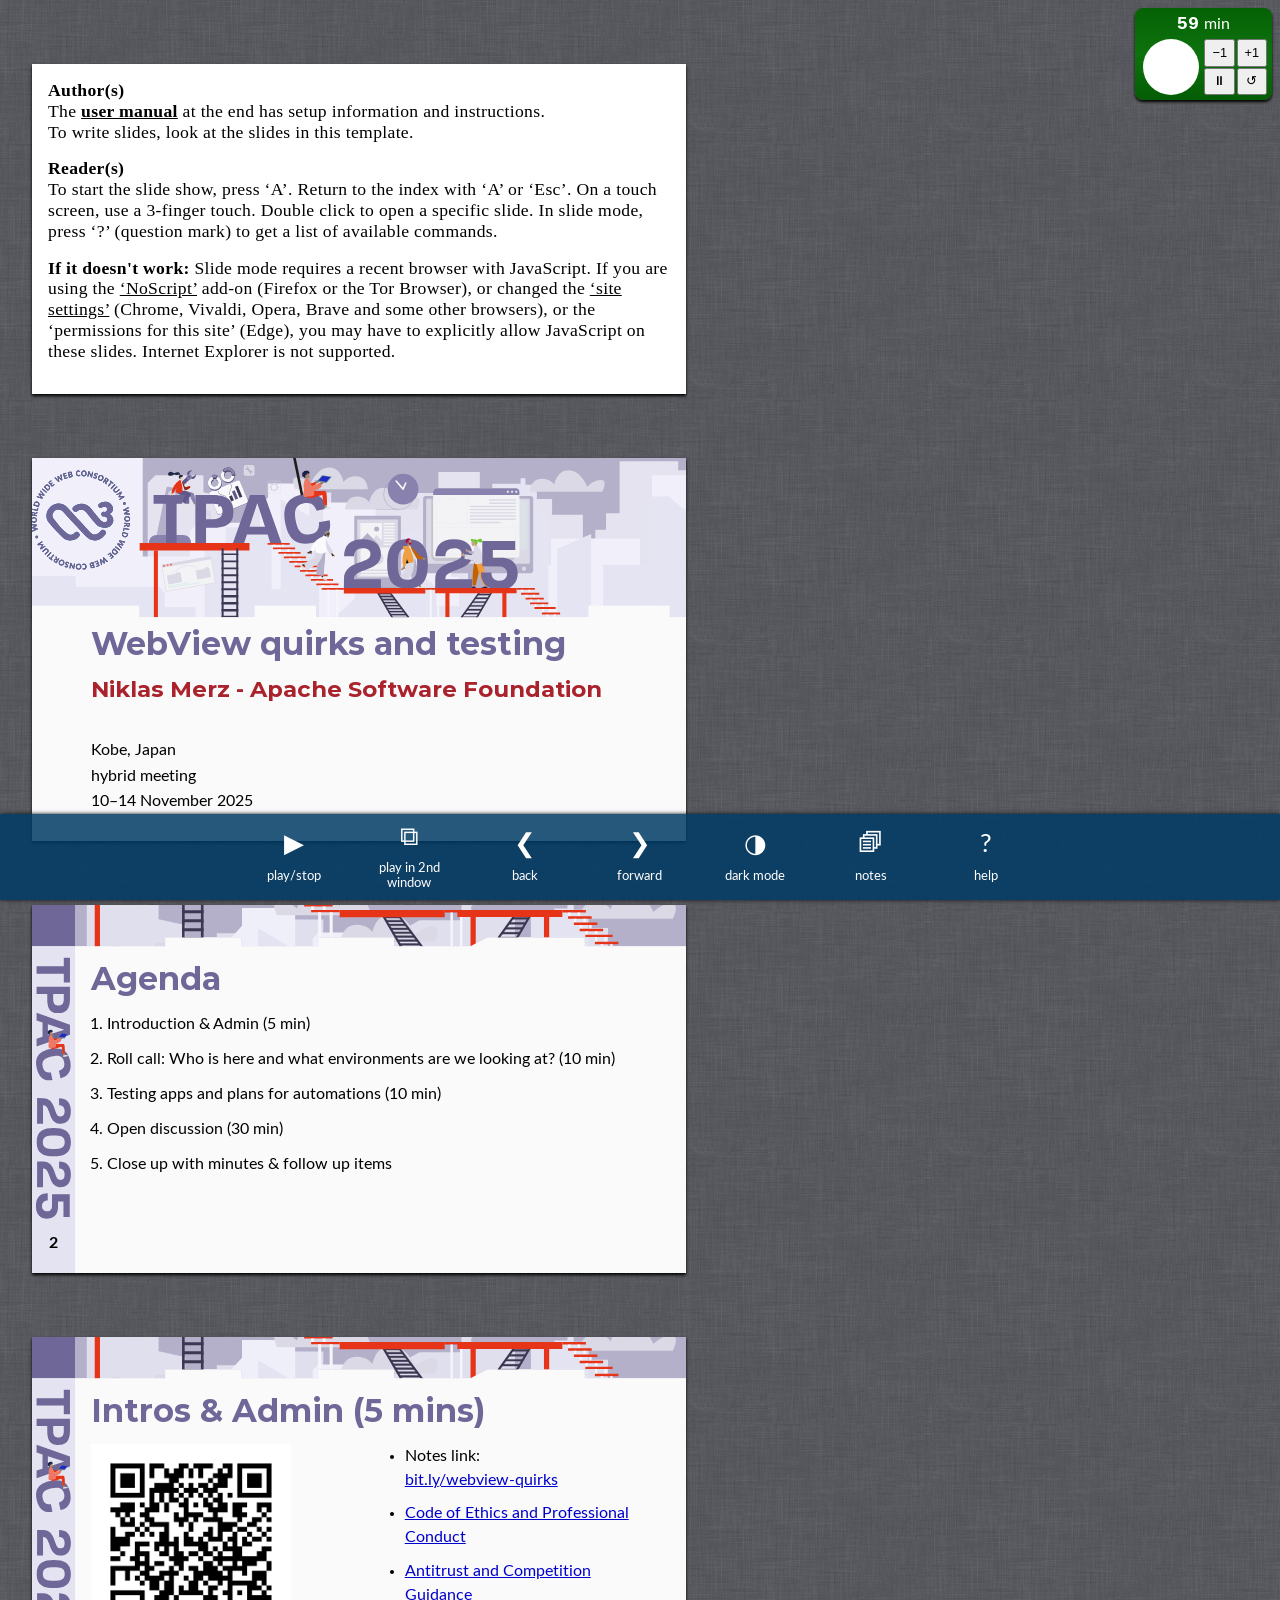
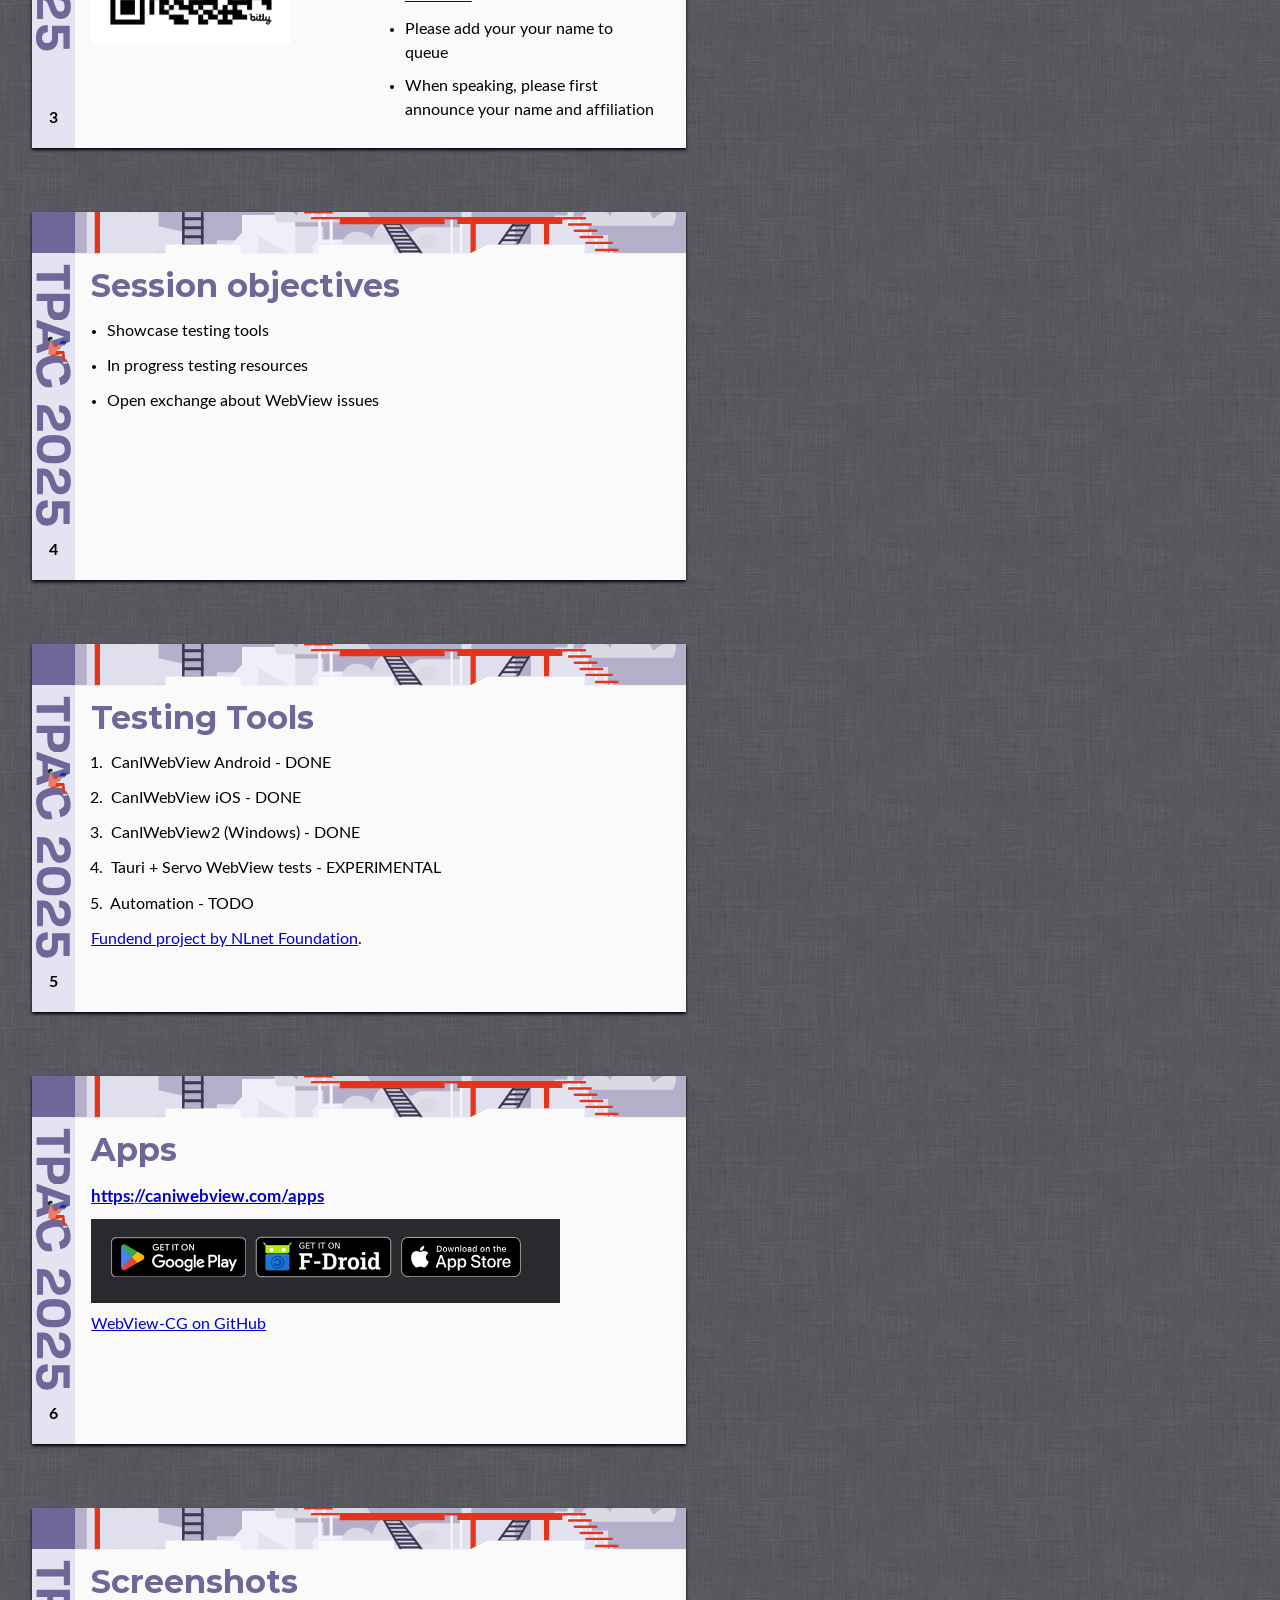
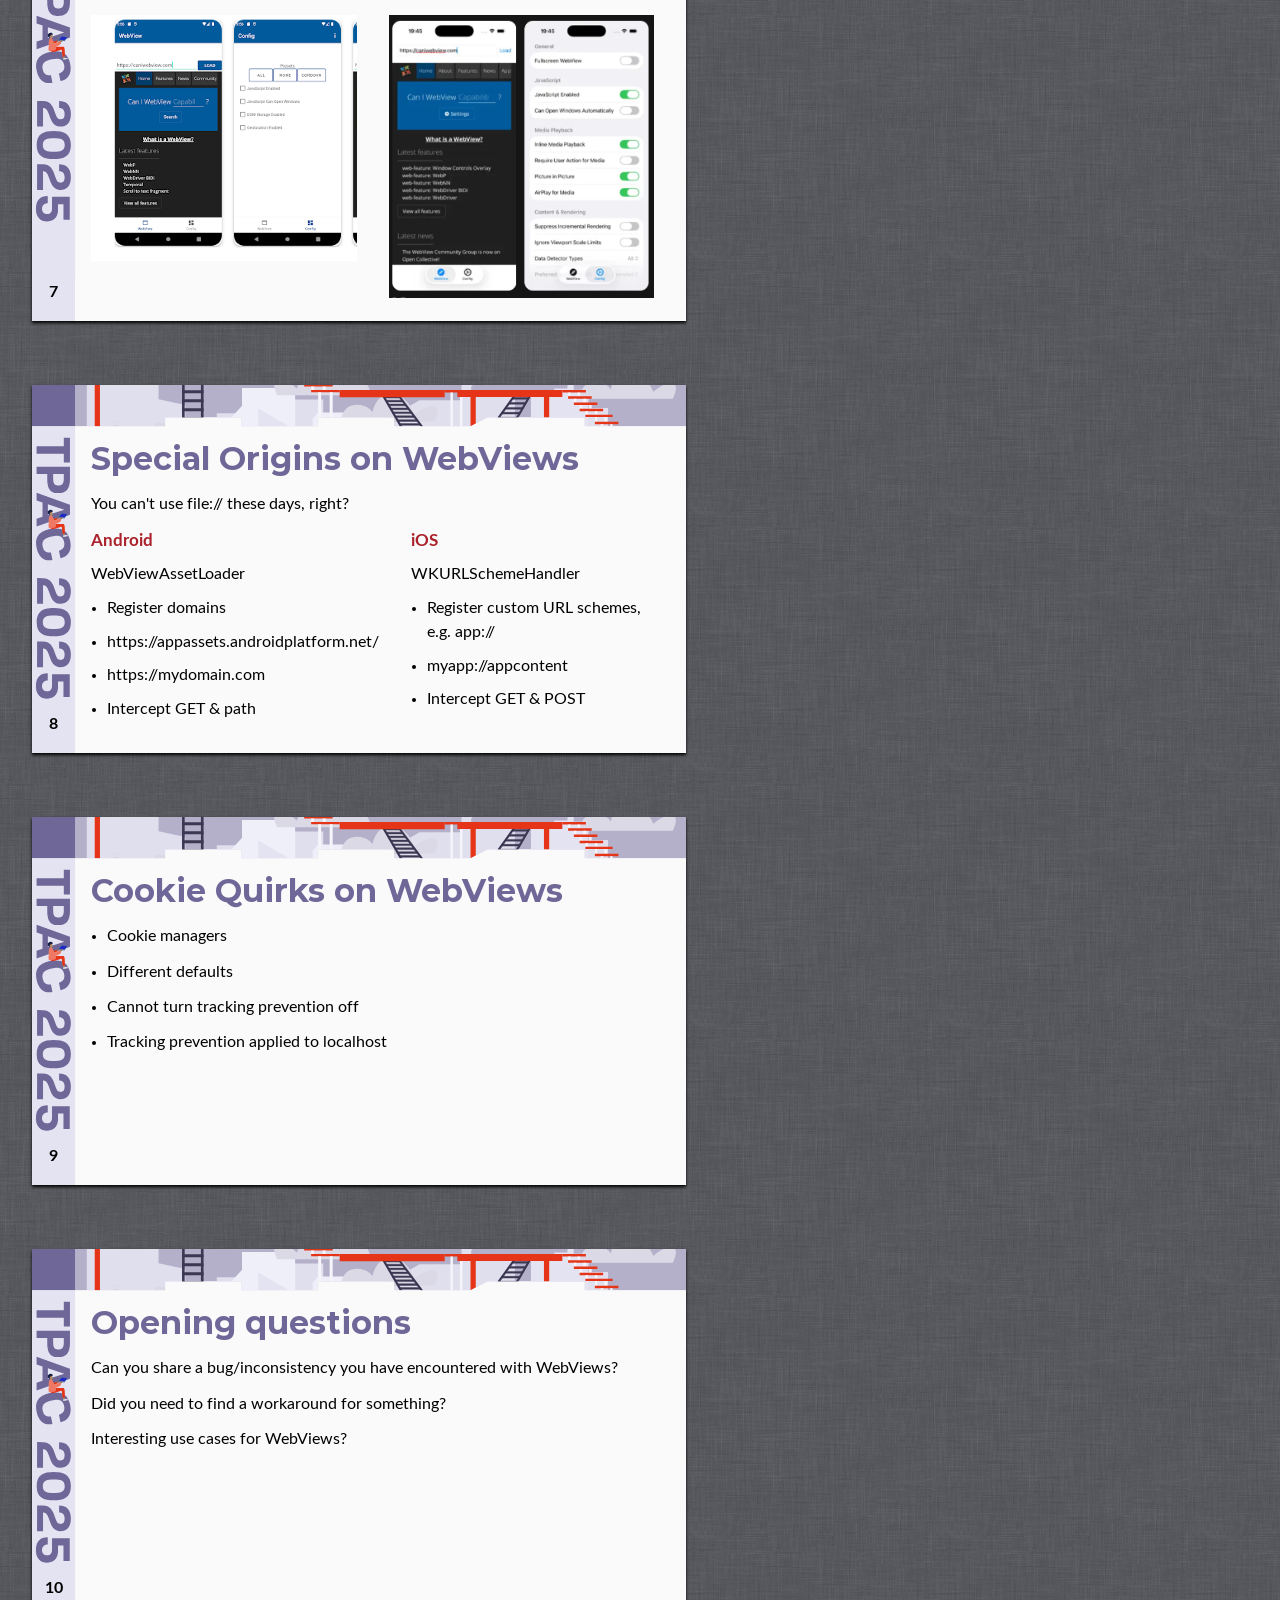
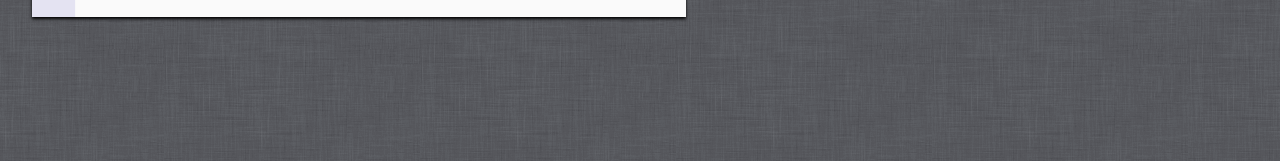
<file: TPAC-2025/Breakout/WebViewQuirksandTesting.html>
<!DOCTYPE html>

<html lang="en-us">

<head>
    <meta charset=UTF-8>
    <meta content="width=device-width" name="viewport">
    <title>WebView quirks and testing</title>
    <link rel="stylesheet" href="../Templates/slides.css">
    <!-- To use the b6+ framework, include this: -->
    <script src="../Templates/b6plus.js"></script>
    <!-- To use the Shower framework, remove b6plus above and add these two: -->
    <!--   <script src="../Templates/shower.js"></script>         -->
    <!--   <script src="../Templates/iframe-fixup.js"></script>   -->
</head>

<body class="shower fade-in duration=60">

    <section class="long comment">
        <p><strong>Author(s)</strong><br>
            The <strong><a href="Overview.html#manual">user manual</a></strong> at the
            end has setup information and instructions.<br>
            To write slides, look at the slides in this
            template.</p>

        <!-- For b6plus: -->
        <p><strong>Reader(s)</strong><br>
            To start the slide show,
            press ‘A’. Return to the index with ‘A’ or ‘Esc’. On a
            touch screen, use a 3-finger touch. Double click to
            open a specific slide. In slide mode, press ‘?’ (question mark) to
            get a list of available commands.</p>

        <!-- For Shower: -->
        <!-- <p><strong>To start the slide show,</strong> press Shift+F5
   (Command+Enter on Mac).
   Return to the index by pressing ‘Esc’. You can also click to
   open a specific slide.</p> -->

        <p><strong>If it doesn't work:</strong> Slide mode requires a
            recent browser with JavaScript. If you are using the <a href="https://noscript.net/">‘NoScript’</a> add-on
            (Firefox or the
            Tor Browser), or changed the <a
                href="https://support.google.com/chrome/answer/114662?hl=en&amp;co=GENIE.Platform=Desktop">‘site
                settings’</a> (Chrome, Vivaldi, Opera, Brave and some other
            browsers), or the ‘permissions for this site’ (Edge), you may have
            to explicitly allow JavaScript on these slides. Internet Explorer
            is not supported.</p>
    </section>

    <!--=============================================================
			    Example slides
  ==============================================================-->

    <!-- Remove this element if you don't want a progress bar: -->

    <!-- Remove this element if you don't want the remaining time in
       index mode and on the 2nd screen. If you keep it, you may want
       to add the class "duration=n" on BODY, where n is the initial
       number of minutes on the clock. Default is 30. -->
    <div class=clock></div>

    <!-- Alternative: Show also real time and elapsed time. -->
    <!-- <div class=fullclock></div> -->

    <!-- What a screen reader should say on leaving slide mode,
       instead of the default ‘Stopped.’ -->
    <div role=region aria-live=assertive>
        Leaving slide mode.
    </div>


    <section class="slide cover clear">
        <h1>WebView quirks and testing</h1>
        <address>Niklas Merz - Apache Software Foundation</address>
        <p>TPAC 2025<br>
            Kobe, Japan<br>
            hybrid meeting<br>
            10–14 November 2025</p>
    </section>

    <section class=comment>
        <p>My name is Niklas and I work on open source projects at the ASF</p>
        <p>Check out the notes document and help our scribe</p>
        <p>Remote participants can hear us?</p>
    </section>


    <section class="slide" id="lists">
        <h2>Agenda</h2>
        <ol>
            <li>Introduction & Admin (5 min)</li>
            <li>Roll call: Who is here and what environments are we looking at? (10 min)</li>
            <li>Testing apps and plans for automations (10 min)</li>
            <li>Open discussion (30 min)</li>
            <li>Close up with minutes & follow up items</li>
        </ol>
    </section>

    <section class=comment>
        <p>Agenda and slides are just for starting the conversation</p>
    </section>

    <section class="slide" id="intros-admin">
        <h2>Intros & Admin (5 mins)</h2>
        <div class="columns">
            <div>
                <img width=200 height=200 src="images/webview-quirks.png" alt="https://bit.ly/webview-quirks">
            </div>
            <div>
                <ul>
                    <li>
                        Notes link:<br />
                        <a href="https://bit.ly/webview-quirks">bit.ly/webview-quirks</a>
                    </li>
                    <li><a href="https://www.w3.org/Consortium/cepc/">Code of Ethics and Professional Conduct</a></li>
                    <li><a href="https://www.w3.org/Consortium/Legal/2017/antitrust-guidance">Antitrust and Competition Guidance</a></li>
                    <li>Please add your your name to queue</li>
                    <li>When speaking, please first announce your name and affiliation</li>
                </ul>
            </div>
        </div>
    </section>

    <section class=comment>
        <p>Who is volunteering to be a scribe?</p>
        <p>I post the notes afterwards</p>
        <p>Reminder policies: code of conduct, antitrust guidance</p>
    </section>


    <section class="slide slide-in">
        <h2>Session objectives</h2>
        <ul>
            <li>Showcase testing tools </li>
            <li>In progress testing resources</li>
            <li>Open exchange about WebView issues</li>
        </ul>
    </section>

    <section class=comment>
        <p>Why are we here?</p>
    </section>

    <section class="slide slide-in">
        <h2>Testing Tools</h2>
        <ol>
            <li> CanIWebView Android - DONE </li>
            <li> CanIWebView iOS - DONE </li>
            <li> CanIWebView2 (Windows) - DONE </li>
            <li> Tauri + Servo WebView tests - EXPERIMENTAL </li>
            <li> Automation - TODO </li>
        </ol>
        <p>
            <a href="https://nlnet.nl/project/W3CWebview-tooling/">Fundend project by NLnet Foundation</a>.
        </p>
    </section>

    <section class="slide slide-in">
        <h2>Apps</h2>
        <h3><a href="https://caniwebview.com/apps">https://caniwebview.com/apps</a></h3>
        <img src="images/stores.png" alt="app store badges" >
        <br />
        <a href="https://github.com/search?q=topic%3Aapp+org%3AWebView-CG+fork%3Atrue&type=repositories">
            WebView-CG on GitHub
        </a>
    </section>

    <section class="slide slide-in">
        <h2>Screenshots</h2>
        <div class="columns">
            <div>
                <img src="images/android.png" alt="CanIWebView Android screenshot" style="max-width: 100%; height: auto;">
            </div>
            <div>
                <img src="images/ios.png" alt="CanIWebView iOS screenshot" style="max-width: 100%; height: auto;">
            </div>
        </div>
    </section>

    <section class="comment">
        <p>Demo on iPad?</p>
    </section>

    <section class="slide slide-in">
        <h2>Special Origins on WebViews</h2>
        <p>You can't use file:// these days, right?</p>
        <div class="columns">
            <div>
                <h3>Android</h3>
                <p>WebViewAssetLoader</p>
                <ul>
                    <li>Register domains</li>
                    <li>https://appassets.androidplatform.net/</li>
                    <li>https://mydomain.com</li>
                    <li>Intercept GET & path</li>
                </ul>
            </div>
            <div>
                <h3>iOS</h3>
                <p>WKURLSchemeHandler</p>
                <ul>
                    <li>Register custom URL schemes, e.g. app://</li>
                    <li>myapp://appcontent</li>
                    <li>Intercept GET & POST</li>
                </ul>
            </div>
        </div>
    </section>

    <section class="slide slide-in">
        <h2>Cookie Quirks on WebViews</h2>
        <ul>
            <li>Cookie managers</li>
            <li>Different defaults</li>
            <li>Cannot turn tracking prevention off</li>
            <li>Tracking prevention applied to localhost</li>
        </ul>
    </section>

    <section class="slide slide-in">
        <h2>Opening questions</h2>
        <p>Can you share a bug/inconsistency you have encountered with WebViews?</p>
        <p>Did you need to find a workaround for something?</p>
        <p>Interesting use cases for WebViews?</p>
    </section>

    <section class=comment>
        <p>Remind you on some objectives I wrote down for this session</p>
    </section>
</body>

</html>
<!-- Local Variables: -->
<!-- sgml-basic-offset: 1 -->
<!-- End: -->
</file>
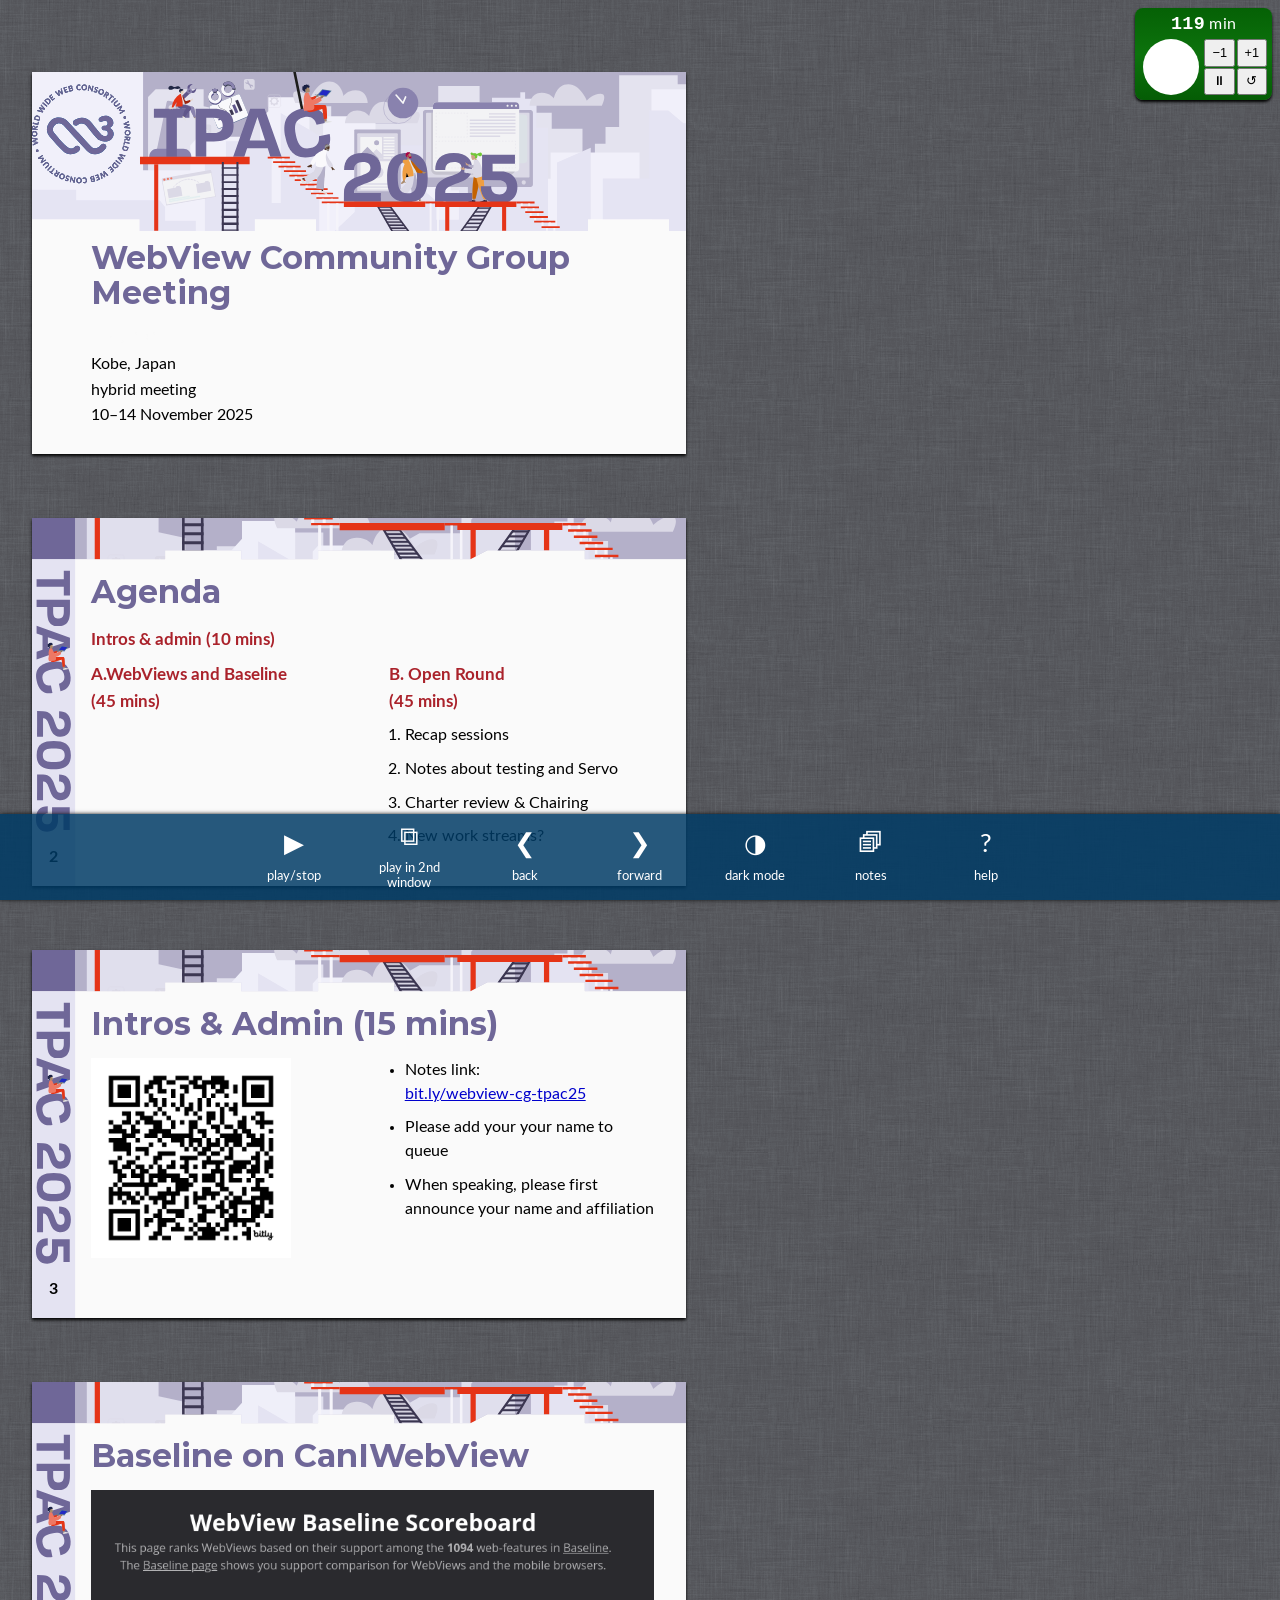
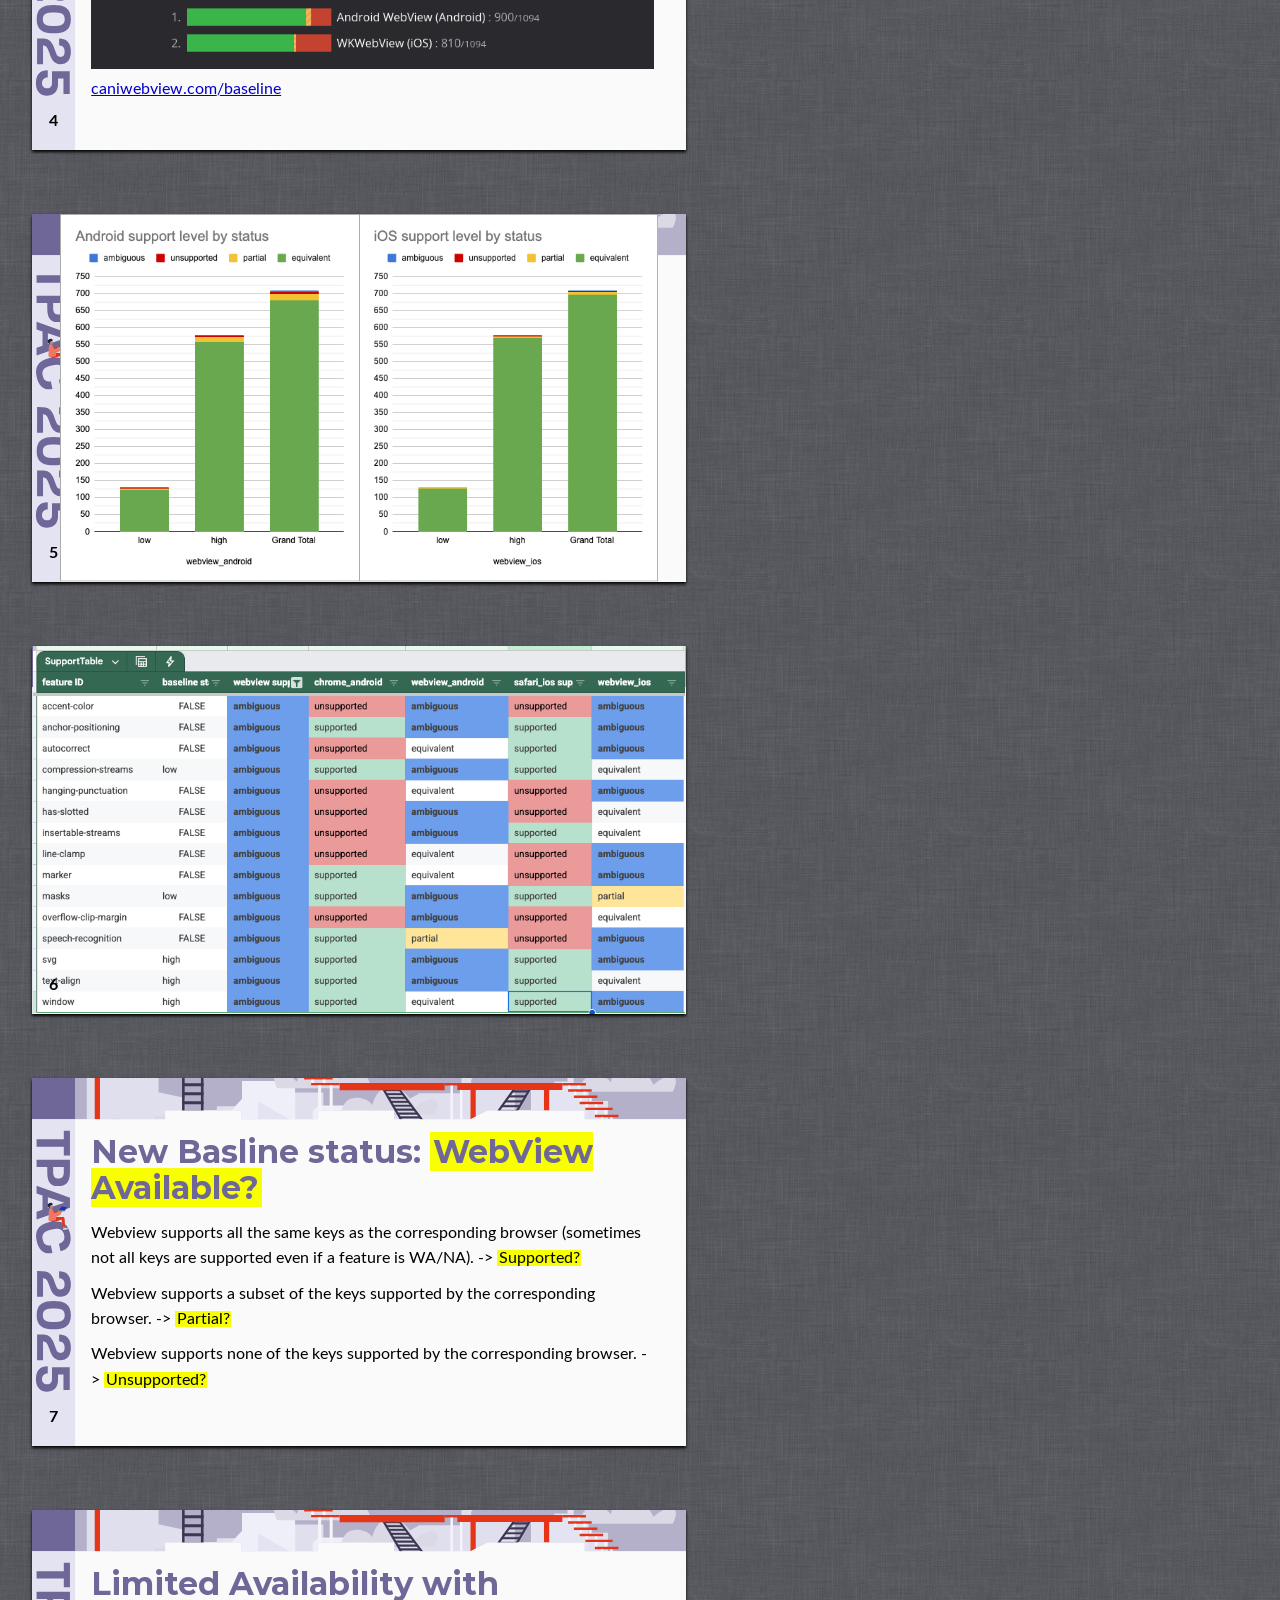
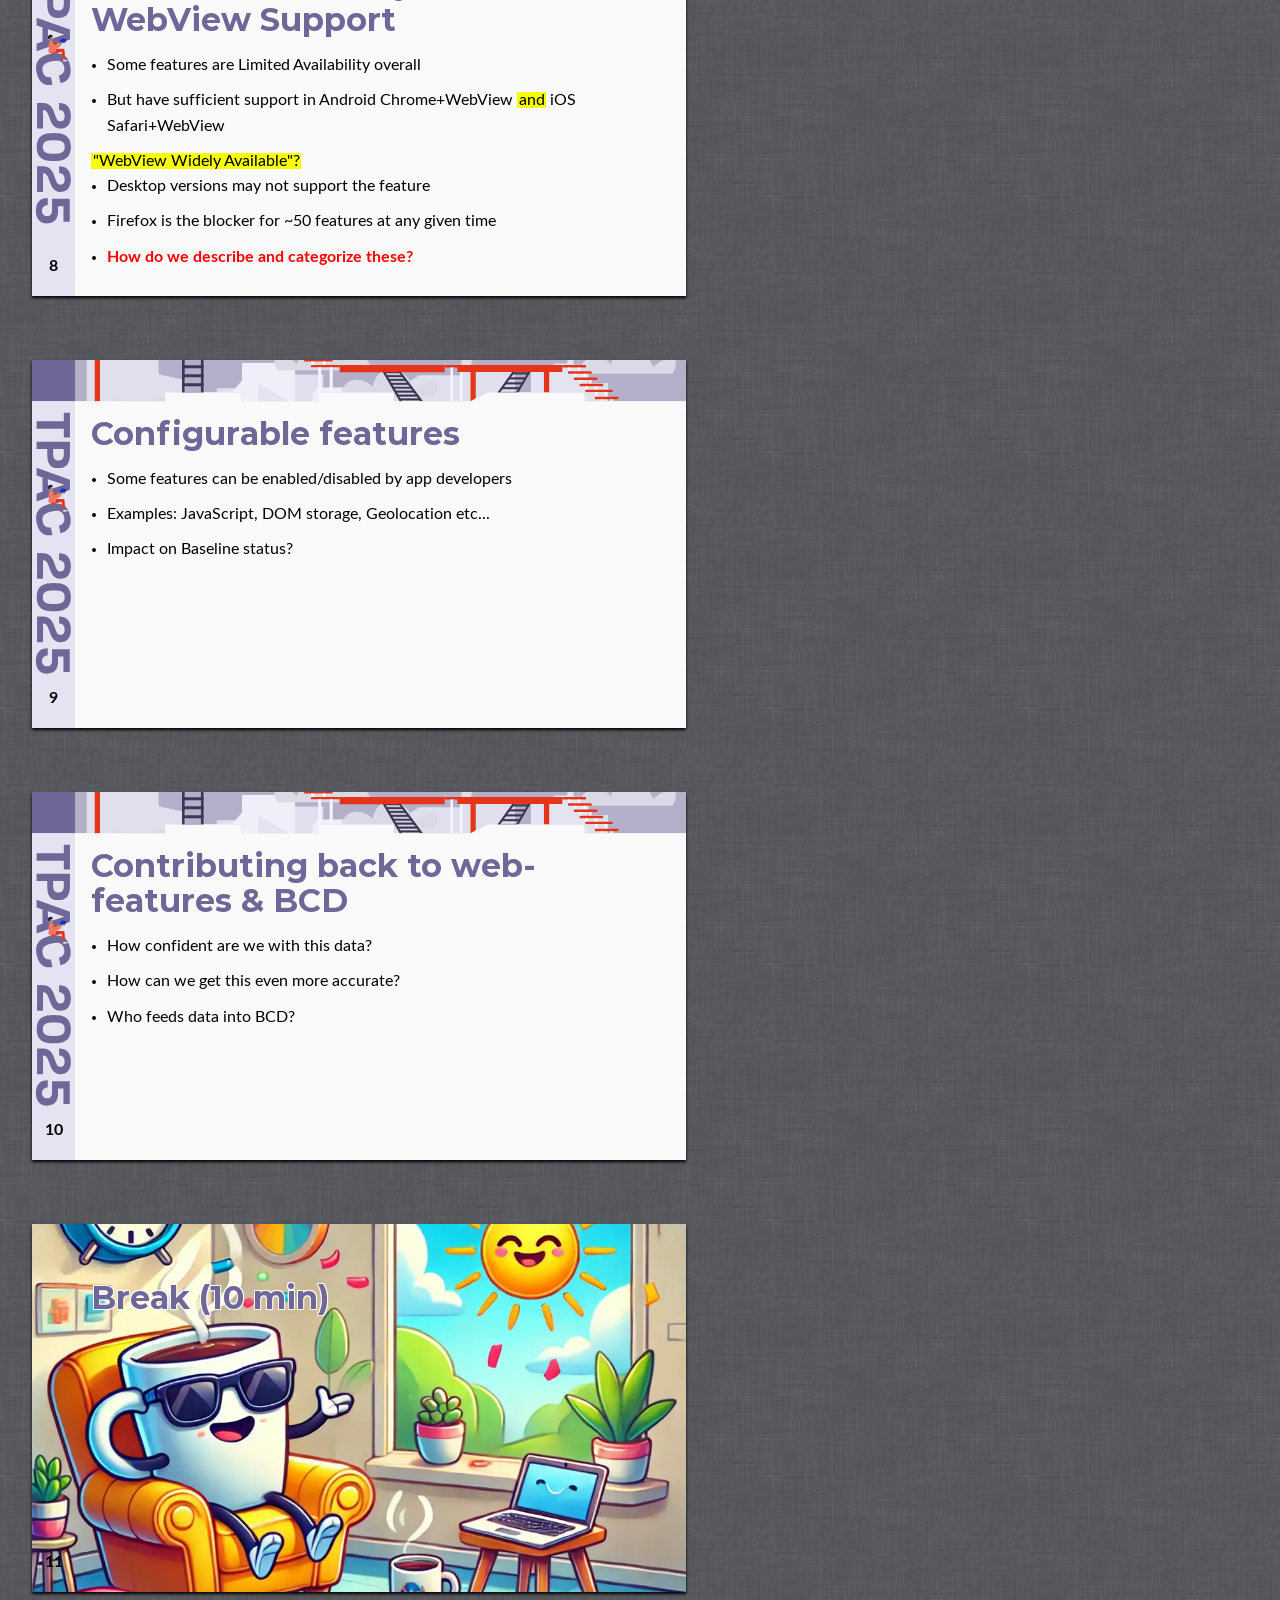
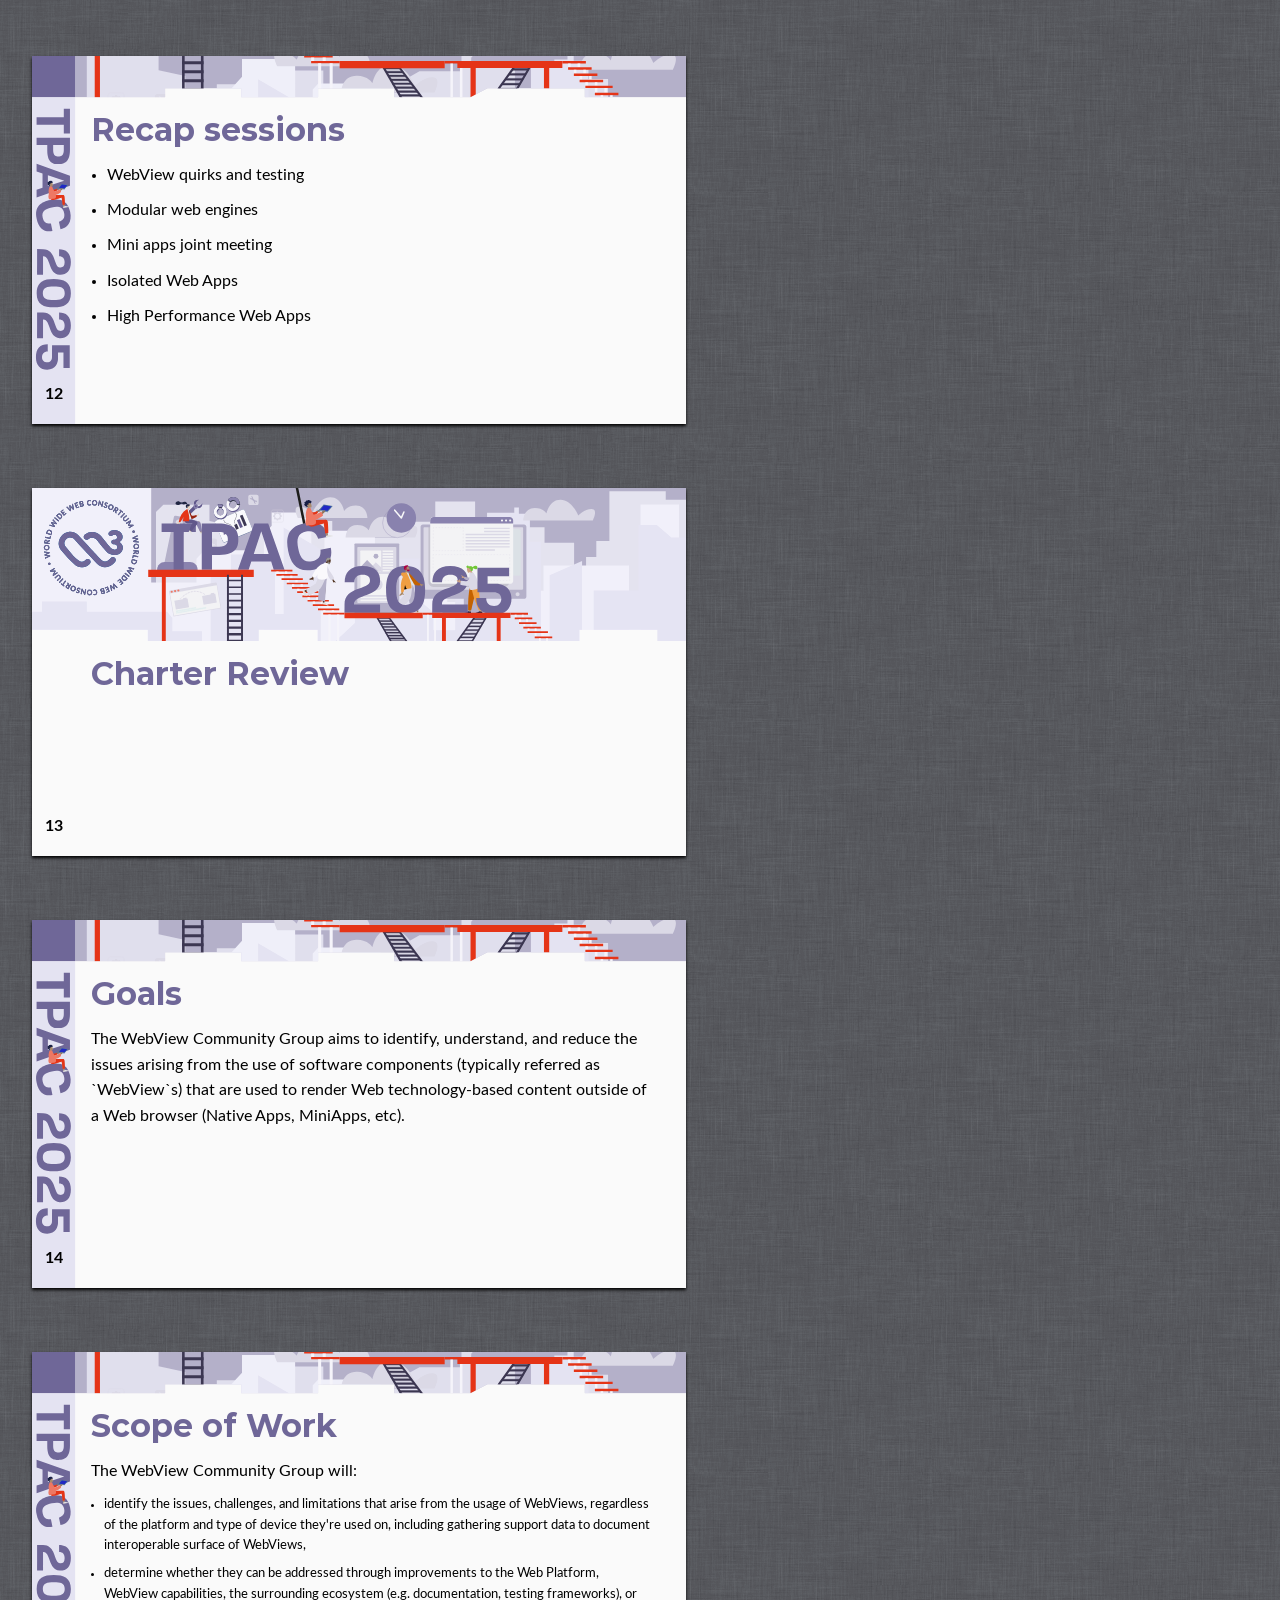
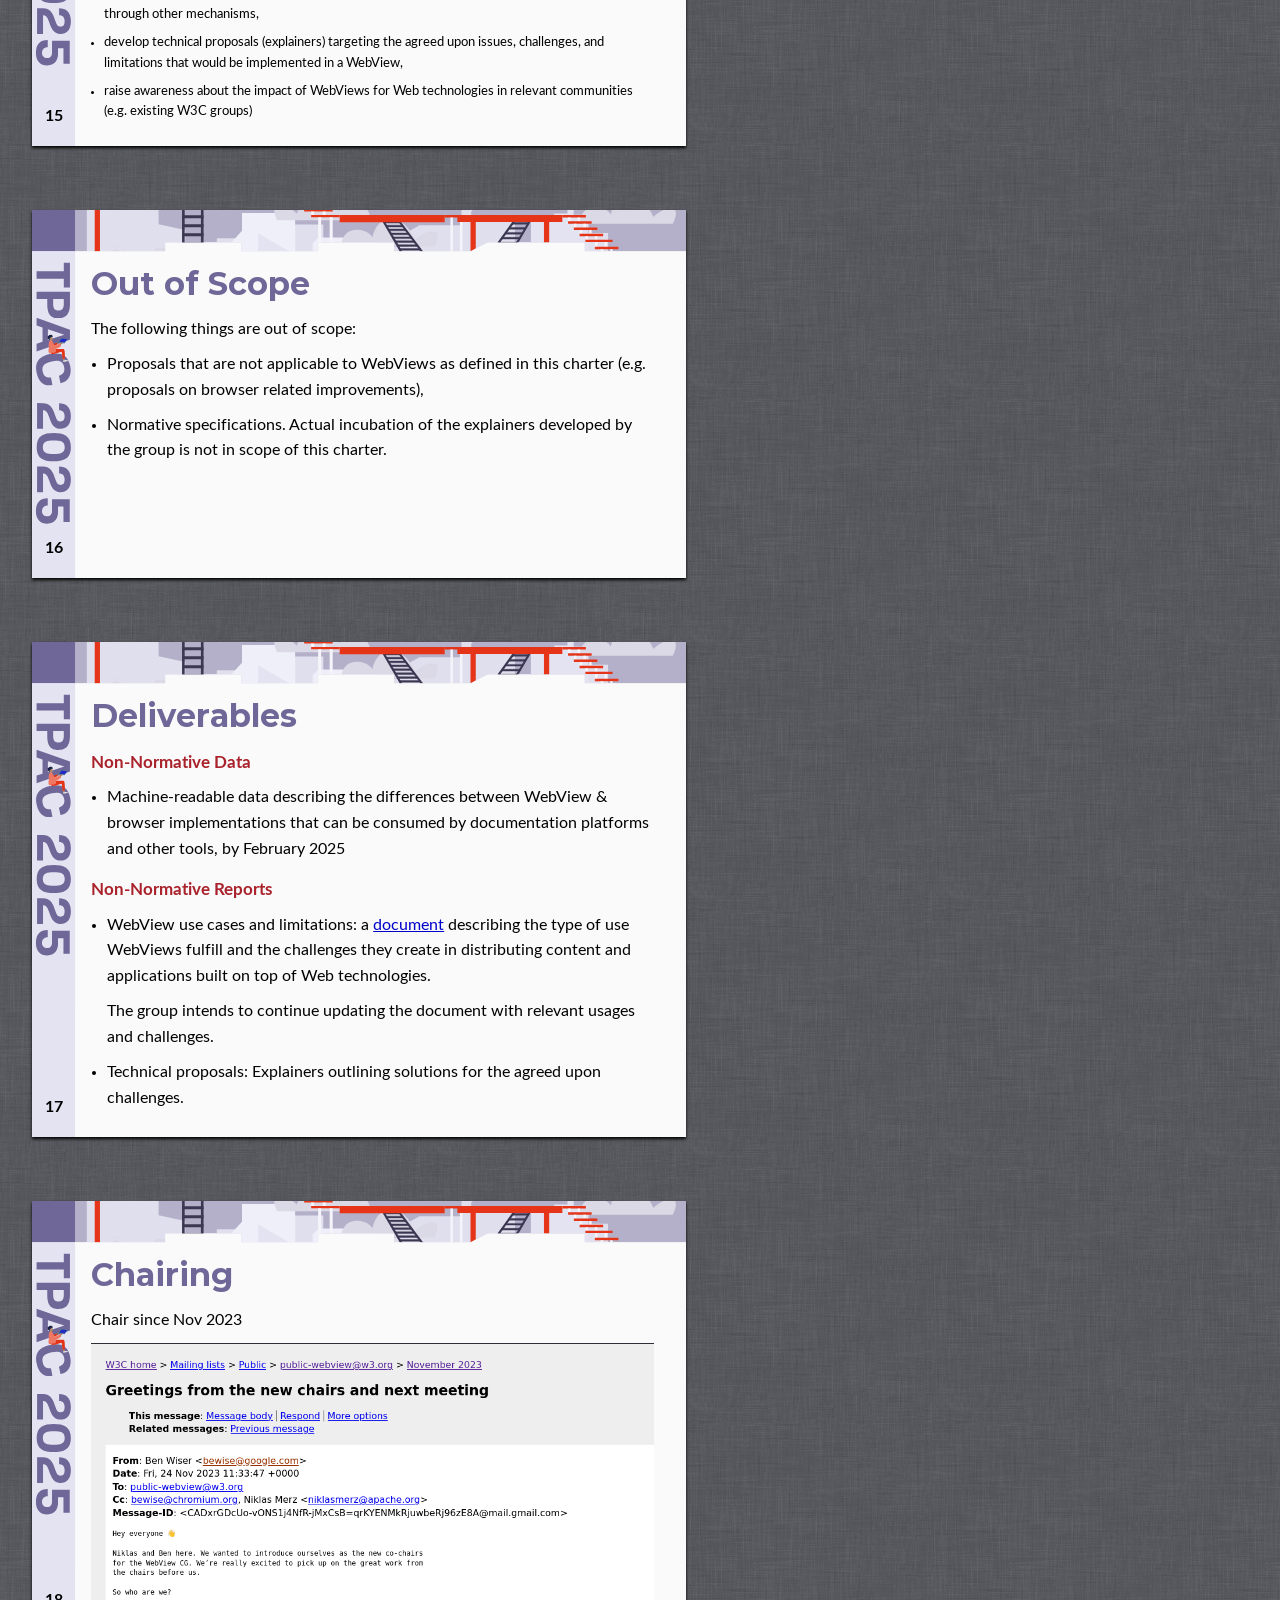
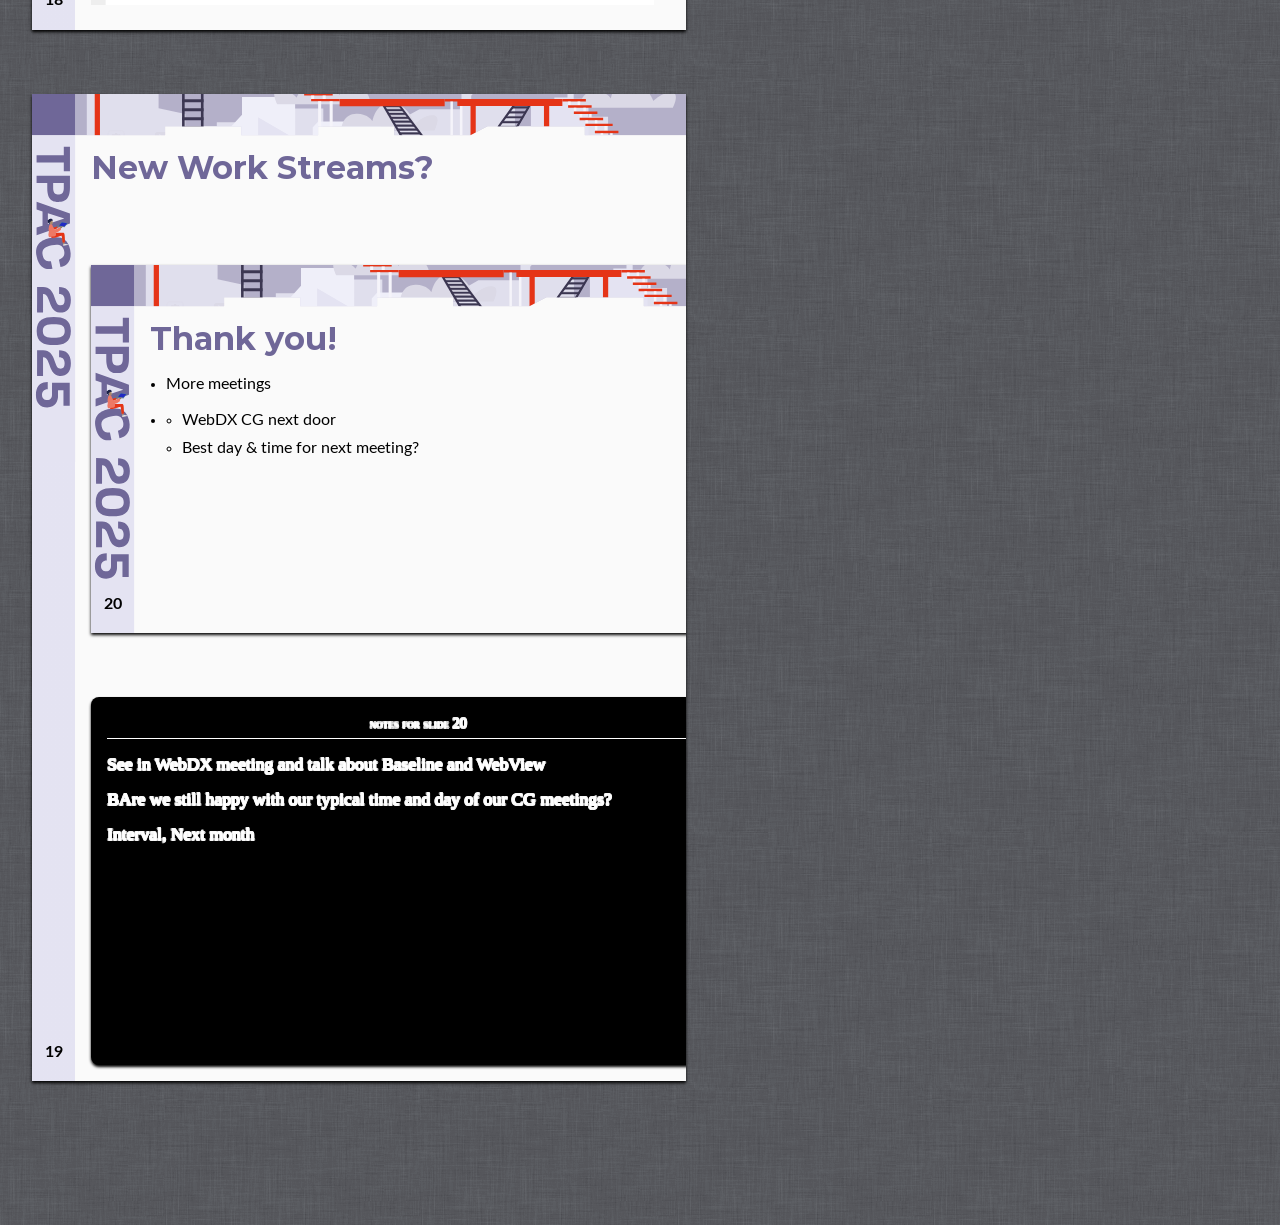
<file: TPAC-2025/WebViewCG/CGMeeting.html>
<!DOCTYPE html>

<html lang="en-us">
 <head>
  <meta charset=UTF-8>
  <meta content="width=device-width" name="viewport">
  <title>[TPAC] WebView CG 2025</title>
  <link rel="stylesheet" href="../Templates/slides.css">
  <!-- To use the b6+ framework, include this: -->
  <script src="../Templates/b6plus.js"></script>
  <!-- To use the Shower framework, remove b6plus above and add these two: -->
  <!--   <script src="../Templates/shower.js"></script>         -->
  <!--   <script src="../Templates/iframe-fixup.js"></script>   -->
 </head>
 <body class="shower fade-in duration=120">

  <!-- Alternative: Show also real time and elapsed time. -->
  <!-- <div class=fullclock></div> -->

  <!-- What a screen reader should say on leaving slide mode,
       instead of the default ‘Stopped.’ -->
  <div role=region aria-live=assertive>
    Leaving slide mode.
  </div>

  <div class=clock></div>

  <section class="slide cover clear">
   <h1>WebView Community Group Meeting</h1>
   <p>TPAC 2025<br>
     Kobe, Japan<br>
     hybrid meeting<br>
    10–14 November 2025</p>
  </section>

  <section class="slide" id="agenda">
   <h2>Agenda</h2>
   <h3>Intros & admin (10 mins)</h3>
   <div class=columns>
    <div>
      <h3>A.WebViews and Baseline <br />(45 mins)</h4>
      <ol>
      </ol>
    </div>
    <div>
      <h3>B. Open Round <br />(45 mins)</h3>
      <ol>
        <li>Recap sessions</li>
        <li>Notes about testing and Servo</li>
        <li>Charter review & Chairing</li>
        <li>New work streams?</li>
      </ol>
    </div>
    </div>
  </section>

  <section class="slide" id="intros-admin">
    <h2>Intros & Admin (15 mins)</h2>
    <div class="columns">
      <div>
        <img width=200 height=200
          src="images/webviewcg.png" alt="https://bit.ly/webview-cg-tpac25">
      </div>
      <div>
        <ul>
          <li>
            Notes link:<br />
            <a href="https://bit.ly/webview-cg-tpac25">bit.ly/webview-cg-tpac25</a>
          </li>
          <li>Please add your your name to queue</li>
          <li>When speaking, please first announce your name and affiliation</li>
        </ul>
      </div>
    </div>
  </section>

  <section class=comment>
        <p>Check out the notes document and help our scribe</p>
        <p>Remote participants can hear us?</p>
        <p>Intro why you care about WebViews</p>
        <p>What do you want to take away from this session?</p>
    </section>

  <section class="slide slide-in">
    <h2>Baseline on CanIWebView</h2>
    <img src="images/baseline.png" alt="Baseline scoreboard">
    <a href="https://caniwebview.com/baseline">caniwebview.com/baseline</a>
  </section>

  <section class="slide slide">
    <img src="images/statuschart.png" class="fit" alt="Crunching the numbers, mostly fine">
  </section>

  <section class=comment>
    Latest charts from Tonys analysis<br>
    <em>Changed wording on status</em>
  </section>

  <section class="slide slide-in">
    <img src="images/ambiguous.png" class="fit" alt="About 15 features with ambiguous support">
  </section>

  <section class="comment">
    Ambiguous support: <br>
    only 15, and the majority are not currently Baseline. 
    That gives us some much rosier charts
  </section>

  <section class="slide slide-in">
    <h2>New Basline status: <em>WebView Available?</em></h2>
      <p>Webview supports all the same keys as the corresponding browser (sometimes not all keys are supported even if a feature
        is WA/NA).
        -> <em>Supported?</em>
      </p>
      <p>
        Webview supports a subset of the keys supported by the corresponding browser.
        -> <em>Partial?</em>
      </p>
      <p>
        Webview supports none of the keys supported by the corresponding browser.
        -> <em>Unsupported?</em>
      </p>
  </section>

  <section class=comment>
    
    <ul>
      <li>Tony brought some questions and we already discussed this a while ago.</li>
      <li>Does it make sense to have a new Baseline status?</li>
      <li>Discuss here or in the WebDX meeting?</li>
    </ul>

  </section>

  <section class="slide slide-in">
    <h2>Limited Availability with WebView Support</h2>
    <ul>
      <li>Some features are Limited Availability overall</li>
      <li>But have sufficient support in Android Chrome+WebView <em>and</em> iOS Safari+WebView</li>
      <em>"WebView Widely Available"?</em>
      <li>Desktop versions may not support the feature</li>
      <li>Firefox is the blocker for ~50 features at any given time</li>
      <li><b style="color: red;">How do we describe and categorize these?</b></li>
    </ul>
    </section>

  <section class="slide slide-in">
    <h2>Configurable features</h2>
    <ul>
      <li>Some features can be enabled/disabled by app developers</li>
      <li>Examples: JavaScript, DOM storage, Geolocation etc...</li>
      <li>Impact on Baseline status?</li>
    </ul>
  </section>

  <section class="slide slide-in">
    <h2>Contributing back to web-features & BCD</h2>
    <ul>
      <li>How confident are we with this data?</li>
      <li>How can we get this even more accurate?</li>
      <li>Who feeds data into BCD?</li>
    </ul>
  </section>

  <section class="slide lightmode" id="break">
    <h2>Break (10 min)</h2>
    <img src="images/break.webp" class="cover">
  </section>

  <section class=comment>
    Stretch, grab a coffee, etc. <br>
    Two hour meetings are too long <br>
    Have some informal chat
  </section>

  <section class="slide slide-in">
    <h2>Recap sessions</h2>
    <ul>
      <li>WebView quirks and testing</li>
      <li>Modular web engines</li>
      <li>Mini apps joint meeting</li>
      <li>Isolated Web Apps</li>
      <li>High Performance Web Apps</li>
    </ul>
  </section>

  <section class=comment>
    <p>WebView in every session I attended on Wednesday</p>
  </section>

  <section class="slide cover">
    <h1>Charter Review</h1>
  </section>

  <section class="comment">
    <p>Docs CG did a review of their work and charter short time after forming</p>
    <p>Charter two years old, let's revisit</p>
  </section>

  <section class="slide slide-in">
    <h2>Goals</h2>
    
    <p>The WebView Community Group aims to identify, understand, and reduce the issues arising from the use of software
    components (typically referred as `WebView`s) that are used to render Web technology-based content outside of a Web
    browser (Native Apps, MiniApps, etc).</p>
  </section>

  <section class="slide slide-in">
    <h2 id="scope-of-work">Scope of Work</h2>
    <p>The WebView Community Group will:</p>
    <ul style="font-size: 0.8em;">
      <li>identify the issues, challenges, and limitations that arise from the usage of WebViews, regardless of the platform
        and type of device they&#39;re used on, including gathering support data to document interoperable surface of WebViews,
      </li>
      <li>determine whether they can be addressed through improvements to the Web Platform, WebView capabilities, the
        surrounding ecosystem (e.g. documentation, testing frameworks), or through other mechanisms,</li>
      <li>develop technical proposals (explainers) targeting the agreed upon issues, challenges, and limitations that would
        be implemented in a WebView,
      </li>
      <li>raise awareness about the impact of WebViews for Web technologies in relevant communities (e.g. existing W3C
        groups)
      </li>
    </ul>
  </section>
  
  <section class="slide slide-in">
    <h2 id="out-of-scope">Out of Scope</h2>
    <p>The following things are out of scope:</p>
    <ul>
      <li>Proposals that are not applicable to WebViews as defined in this charter (e.g. proposals on browser related
        improvements),</li>
      <li>Normative specifications. Actual incubation of the explainers developed by the group is not in scope of this
        charter.</li>
    </ul>
  </section>

  <section class="slide slide-in">
    <h2 id="deliverables">Deliverables</h2>
    <h3 id="non-normative-data">Non-Normative Data</h3>
    <ul>
      <li>Machine-readable data describing the differences between WebView &amp; browser implementations that can be
        consumed by
        documentation platforms and other tools, by February 2025</li>
    </ul>
    <h3 id="non-normative-reports">Non-Normative Reports</h3>
    <ul>
      <li>
        <p>WebView use cases and limitations: a <a href="https://webview-cg.github.io/usage-and-challenges/">document</a>
          describing the type of use WebViews fulfill and the challenges they create in distributing content and
          applications built on top of Web technologies.</p>
        <p>The group intends to continue updating the document with relevant usages and challenges.</p>
      </li>
      <li>
        <p>Technical proposals: Explainers outlining solutions for the agreed upon challenges.</p>
      </li>
    </ul>
  </section>

  <section class="slide slide-in">
    <h2 id="chairing">Chairing</h2>
    <p>Chair since Nov 2023</p>
    <img src="images/greetings.png" alt="Greetings from new chairs email november 2023">
  </section>

  <section class="slide slide-in">
    <h2 id="new-work-streams">New Work Streams?</h2>
  <section>
  
  <section class="slide final">
   <h2>Thank you!</h2>
   <ul>
    <li>More meetings</li>
    <li>
      <ul>
        <li>WebDX CG next door</li>
        <li>Best day & time for next meeting?</li>
      </ul>
    </li>
   </ul>
  </section>

  <section class=comment>
    <p>See in WebDX meeting and talk about Baseline and WebView</p>
    <p>BAre we still happy with our typical time and day of our CG meetings?</p>
    <p>Interval, Next month</p>
  </section>

 </body>
</html>
</file>
<file: TPAC-2025/Templates/slides.css>
/* Style for the slides for TPAC 2025, to be used together with the
   Shower script or the b6+ script. For usage instructions, see
   https://www.w3.org/2025/Talks/TPAC/Templates/Overview.html

   TODO: Styles for blockquotes?

   TODO: Provide a fallback for side images for UAs that do not
   implement 'object-fit'?

   TODO: .greeked is visually hidden, but assistive technology still
   sees it and speaks it. Can that be fixed? ('speak: never' has no
   effect.)

   Layout of a slide:

   +-------+---------------------------------------+
   | LOGO  |                  3.5em                |
   |       |   +-------------------------------+   |
   |       |   |                               |   |  ^
   |       |   |                               |   |  |
   | 2.7em |1em|                               |2em| 23em
   |       |   |                               |   |  |
   |       |   |                               |   |  v
   |       |   +-------------------------------+   |
   |   nr  |                   1em                 |
   +-------+---------------------------------------+

   A = 16/9         = aspect ratio
   N = 23           = height in em (i.e., 21 lines + 2 x 1 em padding)
   L = 2.7          = logo width in em
   H = 86/120.31532 = logo aspect ratio (width/height)
   w = N*A          = width of slide in em
   r = 2            = right padding
   l = L + 1        = left padding
   t = 3.5          = top padding
   b = 1            = bottom pdding

   Created: 9 December 2024 (based on
   https://www.w3.org/Talks/Tools/Shower3-2/humaaans.css)

   Author: Bert Bos <bert@w3.org>

   Copyright © 2025 World Wide Web Consortium. All Rights Reserved.
   This work is distributed under the W3C® Software License[1] in the
   hope that it will be useful, but WITHOUT ANY WARRANTY; without even
   the implied warranty of MERCHANTABILITY or FITNESS FOR A PARTICULAR
   PURPOSE.

   [1] http://www.w3.org/Consortium/Legal/copyright-software
*/

@font-face {
  font-family: My Lato;
  font-style: italic;
  font-weight: 400;
  font-display: swap;
  src: url(Lato-Italic.woff2) format("woff2"),
    url(Lato-Italic.woff) format("woff");
  src: local(Lato Italic), local(Lato-Italic),
    url(Lato-Italic.woff2) format("woff2"),
    url(Lato-Italic.woff) format("woff")}

@font-face {
  font-family: My Lato;
  font-style: normal;
  font-weight: 400;
  font-display: swap;
  src: url(Lato-Regular.woff2) format("woff2"),
    url(Lato-Regular.woff) format("woff");
  src: local(Lato Regular), local(Lato-Regular),
    url(Lato-Regular.woff2) format("woff2"),
    url(Lato-Regular.woff) format("woff")}

@font-face {
    font-family: My Lato;
    font-style: normal;
    font-weight: bold;
    font-display: swap;
    src: url(Lato-Bold.woff2) format("woff2"),
	 url(Lato-Bold.woff) format("woff");
    src: local(Lato Bold), local(Lato-Bold),
	 url(Lato-Bold.woff2) format("woff2"),
	 url(Lato-Bold.woff) format("woff");
}
@font-face {
    font-family: My Lato;
    font-style: italic;
    font-weight: bold;
    font-display: swap;
    src: url(Lato-BoldItalic.woff2) format("woff2"),
	 url(Lato-BoldItalic.woff) format("woff");
    src: local(Lato Bold Italic), local(Lato-BoldItalic),
	 url(Lato-BoldItalic.woff2) format("woff2"),
	 url(Lato-BoldItalic.woff) format("woff");
}
@font-face {
  font-family: My Montserrat;
  font-style: italic;
  font-weight: 900;
  font-display: swap;
  src: url(Montserrat-BlackItalic.woff2) format("woff2"),
       url(Montserrat-BlackItalic.woff) format("woff");
  src: local(Montserrat Black Italic), local(Montserrat-BlackItalic),
       url(Montserrat-BlackItalic.woff2) format("woff2"),
       url(Montserrat-BlackItalic.woff) format("woff");
}
@font-face {
  font-family: My Montserrat;
  font-style: normal;
  font-weight: 900;
  font-display: swap;
  src: url(Montserrat-Black.woff2) format("woff2"),
       url(Montserrat-Black.woff) format("woff");
  src: local(Montserrat Black), local(Montserrat-Black),
       url(Montserrat-Black.woff2) format("woff2"),
       url(Montserrat-Black.woff) format("woff");
}

@font-face {
  font-family: My Montserrat;
  font-style: italic;
  font-weight: bold;
  font-display: swap;
  src: url(Montserrat-BoldItalic.woff2) format("woff2"),
       url(Montserrat-BoldItalic.woff) format("woff");
  src: local(Montserrat BoldItalic), local(Montserrat-BoldItalic),
       url(Montserrat-BoldItalic.woff2) format("woff2"),
       url(Montserrat-BoldItalic.woff) format("woff");
}

@font-face {
  font-family: My Montserrat;
  font-style: normal;
  font-weight: bold;
  font-display: swap;
  src: url(Montserrat-Bold.woff2) format("woff2"),
       url(Montserrat-Bold.woff) format("woff");
  src: local(Montserrat Bold), local(Montserrat-Bold),
       url(Montserrat-Bold.woff2) format("woff2"),
       url(Montserrat-Bold.woff) format("woff");
}


/* Colors and backgrounds for light mode */
html, .lightmode {
  --index-bg: url(linen.png) #595b60;
  --index-fg: white;
  --address-fg: hsl(356,67%,40%);
  --h3-fg: hsl(356,67%,40%);
  --slide-fg: black;
  --slide-bg: top / 100.1% auto no-repeat url(slide.svg),
    left / 2.7em /*= L */ 100.1% repeat-y
    linear-gradient(hsl(244,37%,92%),hsl(244,37%,92%)),
    hsl(0,0%,98%);
  --slide-text-shadow: 0 -1px hsl(0,0%,98%), 1px 0 hsl(0,0%,98%),
    0 1px hsl(0,0%,98%), -1px 0 hsl(0,0%,98%), -0.7px -0.7px hsl(0,0%,98%),
    0.7px -0.7px hsl(0,0%,98%), 0.7px 0.7px hsl(0,0%,98%),
    -0.7px 0.7px hsl(0,0%,98%);
  --cover-bg: center / auto 100.1% url(cover.svg) no-repeat hsl(0,0%,98%);
  --cover-event-fg: hsl(250,19%,50%);
  --final-bg: top / 100.1% auto no-repeat url(slide.svg),
    left / 2.7em /*= L */ 100.1% repeat-y
    linear-gradient(hsl(244,37%,92%),hsl(244,37%,92%)),
    hsl(0,0%,98%);
  --slide-number-fg: #000;
  --comment-bg: black;
  --comment-fg: white;
  --long-comment-bg: white;
  --long-comment-fg: black;
  --toc-bg: hsl(0,0%,98%);
  --toc-fg: black;
  --toc-list-marker-fg: hsl(211,100%,17%);
  --b6-canvas-fg: hsla(0,100%,45%,0.8);
  --em-bg: hsl(62,100%,50%);
  --code-bg: #eee;
  --table-striped-bg: #eee;
  --link-fg: #00c;
  --visited-fg: #609;
  --can-invert-filter: none;
  --h1-h2-fg: hsl(250,19%,50%);
}
/* Colors and backgrounds for dark mode */
@media (prefers-color-scheme: dark) {
  html {
    --index-bg: linear-gradient(#0005,#0005), url(linen.png) #595b60;
    --index-fg: #eee;
    --address-fg: hsl(356,90%,60%);
    --h3-fg: hsl(356,90%,60%);
    --slide-fg: white;
    --slide-bg: top / 100.1% auto no-repeat url(slide-dark.svg),
      left / 2.7em /*= L */ 100.1% repeat-y
      linear-gradient(hsl(244,23%,27%),hsl(244,23%,27%)),
      black;
    --slide-text-shadow: 0 -1px #000, 1px 0 #000, 0 1px #000, -1px 0 #000,
      -0.7px -0.7px #000, 0.7px -0.7px #000, 0.7px 0.7px #000,
      -0.7px 0.7px #000;
    --cover-bg: center / auto 100.1% url(cover-dark.svg) no-repeat black;
    --cover-event-fg: hsl(250,19%,70%);
    --final-bg: top / 100.1% auto no-repeat url(slide-dark.svg),
      left / 2.7em /*= L */ 100.1% repeat-y
      linear-gradient(hsl(244,23%,27%),hsl(244,23%,27%)),
      black;
    --slide-number-fg: white /*#000*/;
    --comment-bg: #222;
    --comment-fg: white;
    --long-comment-bg: #111;
    --long-comment-fg: #eee;
    --toc-bg: black;
    --toc-fg: hsl(0,0%,98%);
    --toc-list-marker-fg:  hsl(250,100%,90%);
    --b6-canvas-fg: hsla(130,100%,60%,0.8);
    --em-bg: hsl(322,100%,40%);
    --code-bg: #444;
    --table-striped-bg: #333;
    --link-fg: #AEF;
    --visited-fg: #EAD;
    --can-invert-filter: invert(1);
    --h1-h2-fg: hsl(251,9%,75%);
  }
}
.darkmode {
  --index-bg: linear-gradient(#0005,#0005), url(linen.png) #595b60;
  --index-fg: #eee;
  --address-fg: hsl(356,90%,60%);
  --h3-fg: hsl(356,90%,60%);
  --slide-fg: white;
  --slide-bg: top / 100.1% auto no-repeat url(slide-dark.svg),
    left / 2.7em /*= L */ 100.1% repeat-y
    linear-gradient(hsl(244,23%,27%),hsl(244,23%,27%)),
    black;
  --slide-text-shadow: 0 -1px #000, 1px 0 #000, 0 1px #000, -1px 0 #000,
      -0.7px -0.7px #000, 0.7px -0.7px #000, 0.7px 0.7px #000,
      -0.7px 0.7px #000;
  --cover-bg: center / auto 100.1% url(cover-dark.svg) no-repeat black;
  --cover-event-fg: hsl(250,19%,70%);
  --final-bg: top / 100.1% auto no-repeat url(slide-dark.svg),
    left / 2.7em /*= L */ 100.1% repeat-y
    linear-gradient(hsl(244,23%,27%),hsl(244,23%,27%)),
    black;
  --slide-number-fg: white /*#000*/;
  --comment-bg: #222;
  --comment-fg: white;
  --long-comment-bg: #111;
  --long-comment-fg: #eee;
  --toc-bg: black;
  --toc-fg: hsl(0,0%,98%);
  --toc-list-marker-fg:  hsl(250,100%,90%);
  --b6-canvas-fg: hsla(130,100%,60%,0.8);
  --em-bg: hsl(322,100%,40%);
  --code-bg: #444;
  --table-striped-bg: #333;
  --link-fg: #AEF;
  --visited-fg: #EAD;
  --can-invert-filter: invert(1);
  --h1-h2-fg: hsl(251,9%,75%);
}


/* Common layout independent of slide mode */
html {font: 400 1em/1.3 My Lato, Carlito, Calibri, Open Sans, Helvetica Neue,
    Helvetica, Symbola, Noto Sans Symbols, Liberation Sans, Arial, Noto Emoji,
    sans-serif;
  font-optical-sizing: none; /* make preview window and slide look the same */
  font-variant-ligatures: no-common-ligatures;
  color-scheme: only light dark; /* only = disable Chromium's heuristics. */
  background: none; /* Make sure the background of body gets used */
  scroll-behavior: smooth;
  font-size-adjust: 0.506 /* Lato Regular */; letter-spacing: 0.02em}
body {background: var(--index-bg); counter-reset: slide;
  margin: 0.5em 2em 9em; color: var(--index-fg)}
b {font-weight: bold}
dt {font-weight: bold}
dd {margin: 0}
h1 {font-size: 2em; margin: 0.67em 0}
h4 {font-size: 1.2em; margin: 0.5em 0}
.slide p, .slide ul, .slide ol, .slide pre, .slide blockquote, .slide li {
  margin: 0 0 0.6em 0}
.slide h1, .slide h2, .slide address {margin: 0 0 0.5em 0;
  font: 700 2em/1.1 My Montserrat, Arial Black, Myriad Pro, Roboto, sans-serif;
  font-size-adjust: 0.542; color: var(--h1-h2-fg)}
.slide address {color: var(--address-fg); font-size: 1.4em}
.slide address :link, .slide address :visited {color: inherit}
.slide h3 {font-size: 1.1em; color: var(--h3-fg);
  margin: 0.8em 0 0.48em 0}
.full, .comment {width: 40.889em; /*= w */ height: 23em; /*= N */}
.slide {width: 40.889em; /*= w */ min-height: 23em; /*= N */
  color: var(--slide-fg); box-shadow: 0 2px 3px #000;
  line-height: 1.6;
  word-break: normal; overflow-wrap: normal; letter-spacing: normal;
  padding: 3.5em /*= t */ 2em /*= r */ 1em /*= b */ 3.7em /*= l */;
  position: relative; scroll-behavior: smooth; overflow: auto;
  box-sizing: border-box; z-index: 0; display: inline-block;
  margin: 4em 2em 0 0; vertical-align: top; counter-increment: slide;
  text-shadow: var(--slide-text-shadow);
  background: var(--slide-bg)}
.slide.textfit, .textfit .slide {height: 23em /*= N */}
.clear .slide:not(.cover), .slide:not(.cover).clear {background-image: none}
.slide:target {outline: lime solid 0.5em; outline-offset: 1em}
.slide h3 a {color: inherit}
.slide :link {color: var(--link-fg)}
.slide :visited {color: var(--visited-fg)}

/* EM elements get a highlighter-like background */
.slide em {font-style: normal; padding-left: 0.1em; padding-right: 0.1em;
  text-shadow: none; background: var(--em-bg)}

/* Lists have less indent than the default. */
.slide li {margin-left: 1em}
.slide ol, .slide ul {padding: 0}
.slide li ul, .slide li ol, .slide li li {margin-top: 0.1em;
  margin-bottom: 0.2em}

/* Own counter, because FF & Safari don't apply text-shadow to the default. */
.slide ol {counter-reset: ol; list-style: none}
.slide ol > li {counter-increment: ol}
.slide ol > li::before {/*float: left;*/ display: inline-block; width: 2em;
  margin-left: -2em; text-align: right; content: counter(ol) ".\A0"}
.slide ol > li > p:first-child {display: inline}
.slide ol[start="2"] {counter-reset: ol 1}
.slide ol[start="3"] {counter-reset: ol 2}
.slide ol[start="4"] {counter-reset: ol 3}
.slide ol[start="5"] {counter-reset: ol 4}
.slide ol[start="6"] {counter-reset: ol 5}
.slide ol[start="7"] {counter-reset: ol 6}
.slide ol[start] {counter-reset: ol calc(attr(start integer) - 1)}

/* Lists with icons or small images instead of bullets. The first
   child of each LI becomes a list bullet. */
ul.with-icons > li {margin-left: 1.5em; list-style: none}
ul.with-icons > li > *:first-child {display: inline-block;
  white-space-trim: discard-before discard-after; /* experimental property */
  margin: 0 0.5em 0 -1.5em; width: 1em}

/* Slides with an image on the left (.side) or right (.side.right) one
   third. Use percentages for the size and position of the image,
   because the em may be too small if the font size is reduced due to
   class=textfit */
.slide.side {padding-left: 15.257em /*= l + (w - l - r) * 30% + 1 */}
.slide.side.right, .slide.side.r {padding-left: 3.7em /*= l */;
  padding-right: 13.557em /*= r + (w - l - r) * 30% + 1 */}
.side .side {position: absolute; top: 15.217% /*= t / N */;
  left: 9.0489% /*= l / w */;
  height: 80.435% /*= (N - t - b) / N */; object-fit: contain;
  width: 25.818% /*= (w - l - r) * 30% / w */}
.side .side.cover {object-fit: cover; top: 0; left: 0; height: 100%;
  width: 34.867% /*= ((w - l - r) * 30% + l) / w */}
.side.right .side, .side.r .side {
  left: 69.291% /*= (w - r - (w - l - r) * 30%) / w */}
.side.right .side.cover, .side.r .side.cover {
  width: 30.709% /*= (r + (w - l - r) * 30%) / w */}

/* Slides with a big, square image on the left or right */
.slide.side.big {padding-left: 23.2em /*= l + (N - t - b) + 1 */}
.slide.side.right.big, .slide.side.r.big {padding-left: 3.7em /*= l */;
  padding-right: 21.5em /*= r + (N - t - b) + 1 */}
.side.big .side {top: 15.217% /*= t/N */; left: 9.0489% /*= l/w */;
  height: 80.435% /*= (N - t - b)/N */; width: 45.245% /*= (N - t - b)/w */}
.side.big.right .side, .side.big.r .side {left: 49.864% /*= (w - r - (N - t - b))/w */}
.side.big .side.cover {object-fit: cover; top: 0; left: 0;
  height: 100%; width: 54.293% /*= (N - t - b + l)/w */}
.side.big.right .side.cover, .side.big.r .side.cover {
  left: 49.864% /*= (w - (N - t - b) - r)/w */;
  width: 50.136% /*= ((N - t - b) + r)/w */}

/* Cover pages */
.slide.cover {padding: 10.5em 3.7em /*= l */ 1em /*= b */ 3.7em /*= l */;
  background: var(--cover-bg)}
.slide.cover h1 {}
.slide.cover address {}
.slide.cover p.event {line-height: 1.3; color: var(--cover-event-fg);
  text-align: center; font-size: 0.8em; font-weight: bold; text-shadow: none;
  position: absolute; top: 5.9em; right: 1em}
.slide.cover p::first-line {color: transparent}

/* Last page */
.slide.final {background: var(--final-bg)}

/* Notes in a smaller font */
.slide .note {font-size: 70%}

/* Miscellaneous styles */
.num {font-variant-numeric: oldstyle-nums tabular-nums diagonal-fractions}
.slide code, .slide pre {font-family: Andale Mono, Courier, monospace;
  text-shadow: none}
.slide code {background: var(--code-bg); padding: 0.1em 0.3em;
  border-radius: 0.3em}
.slide pre code {background: none; padding: 0; font: inherit} /* Reset */
sub, sup {line-height: 0.5}
.slide pre {padding: 0 0.2em; background: black; color: hsl(120,100%,70%);
  text-shadow: none; line-height: 1.5}
.icon {height: 1em; max-width: 1em; vertical-align: text-bottom}

/* Explicit placement on a 3x3 grid */
.place {position: absolute; box-sizing: border-box;
  max-width: 27.056%; /*= (w - l - r - 2) / 3 / w */
  top: 50%; left: 52.079%; /*= (l + (w - l - r) / 2) / w */
  transform: translate(-50%, -50%); text-align: center}
.place.t, .place.top {top: 15.217%; /*= t/N */ transform: translate(-50%,0)}
.place.b, .place.bottom {top: auto; bottom: 4.3478% /*= b/N */;
  transform: translate(-50%,0)}
.place.l, .place.left {left: 9.0489%; /*= l / w */
  transform: translate(0,-50%); text-align: left}
.place.r, .place.right {left: auto; right: 4.8913%; /*= r / w */
  transform: translate(0,-50%); text-align: right}
.place.t.l, .place.top.left, .place.t.r, .place.top.right, .place.b.l,
.place.bottom.left, .place.b.r, .place.bottom.right {transform: none}

/* Numbered lines in a PRE */
pre.numbered {padding-left: 2em; overflow-y: hidden; position: relative}
pre.numbered::before {color: #aaa; text-align: right; white-space: pre-line;
  text-shadow: none;
  content: "1\A 2\A 3\A 4\A 5\A 6\A 7\A 8\A 9\A 10\A 11\A 12\A 13\A 14\A 15\A 16\A 17\A 18\A 19\A 20";
  position: absolute; top: 0; left: 0; width: 1.2em; font-family: serif;
  border-right: thin solid; padding-right: 0.2em}

/* Full-size image overlays */
img.cover, img.fit, video.cover, video.fit {position: absolute; z-index: -1;
  top: 0; left: 0;
  width: 100%; height: 100%; object-fit: cover; padding: 0}
img.fit, video.fit {object-fit: contain}

/* Slide number in lower left corner */
.slide::before {content: counter(slide); position: absolute;
  left: 0; width: 2.7em /*= L */; bottom: 1em /*= b */; text-shadow: none;
  font-weight: bold;
  text-align: center; color: var(--slide-number-fg)}
.slide.cover::before {}
.slide.final::before {}
.full .slide::before {position: fixed} /* In case the slide scrolls */
.clear .slide::before, .slide.clear::before {content: none}

/* Two columns, and alternate elements in the left and right column */
.slide .columns > * {box-sizing: border-box; margin-top: 0; margin-bottom: 0;
  width: 47.158% /*= (w - l - r - 2) / 2 / (w - l - r) */; float: right}
.slide .columns > *:nth-child(odd) {clear: both; float: left}
.slide .columns {overflow: hidden; line-height: 1.5 /* Reduced from 1.6 */}
.slide .columns > * > *:first-child {margin-top: 0}
.slide .columns > * > *:last-child {margin-bottom: 0}
@supports (display: grid) {
  .slide .columns {overflow: visible; display: grid; grid: "a  b" / 1fr 1fr;
    grid-gap: 0.6em 2em; justify-items: normal}
  .slide .columns > * {width: auto}
}
@supports not (display: grid) {
  /* If grid is not supported and the column is a list, remove the margin */
  .slide .columns > li {margin-left: 0; list-style-position: inside}
  .slide .columns > *:nth-child(n+3) {margin-top: 0.6em} /* gap between rows */
}

/* A trick that may be useful for people who insist on putting a lot
   of text on a slide: class "compact" can
   be set on a list or other container and removes the top and bottom
   margin from list items and paragraphs inside that container. */
.slide .compact li, .slide .compact p {margin-top: 0; margin-bottom: 0}

/* Striped tables */
table {margin: 0 0 0.6em}
table.striped {border-collapse: collapse; margin-bottom: 0.48em; width: 100%}
table.striped td, table.striped th {padding: 0.15em 0.3em; font-size: 0.93em;
  text-align: left}
table.striped tr:nth-child(2n+2) {background: var(--table-striped-bg);
  text-shadow: none}

/* Tables with borders (<table border>) */
table[border] {border-collapse: collapse}
table[border], table[border] thead, table[border] tbody, table[border] tfoot,
table[border] tr, table[border] td, table[border] th {border-width: thin;
border-style: solid}
table[border] td, table[border] th {padding: 0.1em 0.3em}

/* Takahashi method (very big text, very few words) */
.shout {font-size: 400%; line-height: 1.1; text-wrap: balance}
p.shout {margin: 0.25em 0}

/* Figures, and images with collapsed descriptions  */
img {max-width: 100%;}
figure {text-align: center; margin: 0 0 0.6em 0}
figure img:not(.cover):not(.fit), summary img {display: block;
  margin: 0 auto 0.6em auto;
  max-height: 15.1em /*= N - b - t - 1.1 * 2 - 0.6 * 2 */}
.slide summary {list-style: none} /* Hide the triangle */
.slide summary::-webkit-details-marker {display: none} /* Ditto webkit/blink */
.slide [open] summary img {max-height: 4em}
.slide summary {outline: none}
.slide summary::before {content: "⊖"; float: left; width: 0.9em;
  margin-left: -1.1em; text-align: left; line-height: 0.9}
.slide [open] > summary::before {content: "⊕"}
.slide summary:focus::before {outline: thin solid blue;
  outline: thin solid invert}
.can-invert {filter: var(--can-invert-filter)}

/* Keyboard keys */
kbd {font-weight: bold; speak-as: spell-out}

/* The progress element is normally empty */
.progress {display: inline}

/* Notes between the slides */
.comment {background: var(--comment-bg); color: var(--comment-fg); padding: 1em;
  font-family: Times New Roman, Times, serif; box-sizing: border-box;
  display: inline-block; border-radius: 0.5em; margin: 4em 2em 0 0;
  box-shadow: 0 2px 3px #000; vertical-align: top; overflow: auto}
.comment :link, .comment :visited {color: inherit; text-decoration: underline}
.comment pre {margin-left: 1em; font-family: Helvetica, sans-serif}
.comment :first-child {margin-top: 0}
.comment dd, .comment ul, .comment ol {padding-left: 1em; margin-left: 0}
.comment dd {margin-bottom: 1em}
.comment h1, .comment h2, .comment h3, .comment h4, .comment h5, .comment h6 {
  break-after: avoid}
.slide ~ .comment::before {content: "notes for slide " counter(slide);
  display: block;
  text-align: center; font-size: small; font-variant: small-caps;
  border-bottom: thin solid; padding-bottom: 0.3em; margin-bottom: 1em}

/* Long comments */
.comment.long {height: auto; display: block; border-radius: 0; overflow: auto;
  background: var(--long-comment-bg); color: var(--long-comment-fg)}
.comment.long:before {content: none}

/* A list as a tree structure with box-drawing characters */
.tree {white-space: nowrap; line-height: 1.5; padding: 0;
  overflow-x: auto; overflow-y: hidden}
.tree ul {padding: 0}
.tree li {display: block}

.tree li::before {content: "├ "; font-size: 1.2em; line-height: 0.5;
  vertical-align: middle}
.tree li:last-child::before {content: "└ "}

.tree li li::before {content: "│\2002├ "}
.tree li li:last-child::before {content: "│\2002└ "}
.tree li:last-child li::before {content: "\2002\2002├ "}
.tree li:last-child li:last-child::before {content: "\2002\2002└ "}

.tree li li li::before {content: "│\2002│\2002├ "}
.tree li li li:last-child::before {content: "│\2002│\2002└ "}
.tree li li:last-child li::before {content: "│\2002\2002\2002├ "}
.tree li li:last-child li:last-child::before {content: "│\2002\2002\2002└ "}
.tree li:last-child li li::before {content: "\2002\2002│\2002├ "}
.tree li:last-child li li:last-child::before {content: "\2002\2002│\2002└ "}
.tree li:last-child li:last-child li::before {content: "\2002\2002\2002\2002├ "}
.tree li:last-child li:last-child li:last-child::before {content: "\2002\2002\2002\2002└ "}

.tree li li li li::before {content: "│\2002│\2002│\2002├ "}
.tree li li li li:last-child::before {content: "│\2002│\2002│\2002└ "}
.tree li li li:last-child li::before {content: "│\2002│\2002\2002\2002├ "}
.tree li li li:last-child li:last-child::before {content: "│\2002│\2002\2002\2002└ "}
.tree li li:last-child li li::before {content: "│\2002\2002\2002│\2002├ "}
.tree li li:last-child li li:last-child::before {content: "│\2002\2002\2002│\2002└ "}
.tree li li:last-child li:last-child li::before {content: "│\2002\2002\2002\2002\2002├ "}
.tree li li:last-child li:last-child li:last-child::before {content: "│\2002\2002\2002\2002\2002└ "}
.tree li:last-child li li li::before {content: "\2002\2002│\2002│\2002├ "}
.tree li:last-child li li li:last-child::before {content: "\2002\2002│\2002│\2002└ "}
.tree li:last-child li li:last-child li::before {content: "\2002\2002│\2002\2002\2002├ "}
.tree li:last-child li li:last-child li:last-child::before {content: "\2002\2002│\2002\2002\2002└ "}
.tree li:last-child li:last-child li li::before {content: "\2002\2002\2002\2002│\2002├ "}
.tree li:last-child li:last-child li li:last-child::before {content: "\2002\2002\2002\2002│\2002└ "}
.tree li:last-child li:last-child li:last-child li::before {content: "\2002\2002\2002\2002\2002\2002├ "}
.tree li:last-child li:last-child li:last-child li:last-child::before {content: "\2002\2002\2002\2002\2002\2002└ "}

/* Layout in slide mode (when body has class=full) */
.full {transform: scale(var(--shower-full-scale))} /* For Shower 3.1/3.2 */
.full, .full .slide {position: absolute; overflow: hidden}
.full .slide {height: 23em; /*= N */}
.full {top: 50%; left: 50%; background: black;
  margin: -11.5em /*= -N/2 */ 0 0 -20.444em /*= -w/2 */}
.full .slide {visibility: hidden; top: 0; left: 0; margin: 0}
.full .slide.active {visibility: visible}
.full .comment {display: none}
.full .slide:target {outline: none}

/* Progress bar. A data-timing attribute on body indicates the slide
   show is automatic and the class "manual" says it is currently
   paused. */
.full .progress {position: absolute; bottom: 0; left: 0; height: 1px;
  background: linear-gradient(to right, hsla(0,100%,50%,0),hsla(0,100%,50%,1));
  z-index: 1}
[data-timing].manual::before {position: absolute; z-index: 1;
  content: url("data:image/svg+xml,<svg%20version='1.1'%20viewBox='0%200%2036%2036'%20xmlns='http://www.w3.org/2000/svg'><circle%20style='opacity:0.6;stroke:%23fff;stroke-width:2'%20cx='18'%20cy='18'%20r='17'/><path%20style='opacity:0.6;fill:%23fff'%20d='m20,10h6v16h-6zm-10,0h6v16h-6z'/></svg>");
  top: calc(50% - 2em); left: calc(50% - 2em); width: 4em; height: 4em}
@media not screen and (prefers-reduced-motion: reduce) {
  /* Experimental media query, see
     https://www.w3.org/TR/2020/WD-mediaqueries-5-20200731/ */
  .full .progress {transition: 0.5s}
}

/* Incremental display with elements replacing each other. In index
   mode, the elements are side by side with a scroll bar to reach them
   (and scroll snap to make scrolling easier). In slide mode, all
   items are in the first slot, but at most one of them is visible. */
.incremental.in-place, .overlay.in-place {display: grid; grid: "a" / 100%;
  gap: 2em; grid-auto-columns: 100%; grid-auto-flow: column;
  overflow: auto; scrollbar-width: thin; scroll-snap-type: x mandatory}
.incremental.in-place > *, .overlay.in-place > * {scroll-snap-align: end}
.full .incremental.in-place > *, .full .overlay.in-place > * {grid-area: a}
.full .incremental.in-place > .visited:not(.active):not(:last-child),
.full .overlay.in-place > .visited:not(.active):not(:last-child) {
  visibility: hidden}

/* Reveal elements one by one. (incremental/overlay only works with b6+) */
.full .incremental > :not(.active):not(.visited),
.full .overlay > :not(.active):not(.visited),
.full .next:not(.active):not(.visited) {visibility: hidden}

/* With class=greeked, elements aren't hidden, but shown as gray bars */
.full .incremental > .greeked:not(.active):not(.visited),
.full .incremental.greeked > :not(.active):not(.visited),
.full .greeked .incremental > :not(.active):not(.visited),
.full.greeked .incremental > :not(.active):not(.visited),
.full .overlay > .greeked:not(.active):not(.visited),
.full .overlay.greeked > :not(.active):not(.visited),
.full .greeked .overlay > :not(.active):not(.visited),
.full.greeked .overlay > :not(.active):not(.visited),
.full .next.greeked:not(.active):not(.visited),
.full .greeked .next:not(.active):not(.visited),
.full.greeked .next:not(.active):not(.visited) {visibility: inherit;
  text-shadow: none; background: hsl(0,0%,50%); color: transparent;
  speak: never}

/* With class=strong, the currently active element is red. */
.full .incremental .active.strong, .full .overlay .active.strong,
.full .incremental.strong .active, .full .overlay.strong .active,
.full .strong .incremental .active, .full .strong .overlay .active,
.full.strong .incremental .active, .full.strong .overlay .active,
.full .strong .next.active, .full .next.active.strong,
.full.strong .next.active {color: hsl(356,75%,53%)}

/* With class=dim, elements that are no longer active are grayed out. */
.full .incremental > .visited.dim,
.full .incremental.dim > .visited,
.full .dim .incremental > .visited,
.full.dim .incremental > .visited,
.full .overlay > .visited.dim,
.full .overlay.dim > .visited,
.full .dim .overlay > .visited,
.full.dim .overlay > .visited,
.full .next.visited.dim,
.full .dim .next.visited,
.full.dim .next.visited {opacity: 0.3}

/* Classes if-b6plus and if-not-b6plus are for elements that should
   only be shown if b6+ is in use, resp. not in use. (The latter
   probably means that Shower is used instead.) */
body:not(.b6plus) .if-b6plus {display: none}
body.b6plus .if-not-b6plus {display: none}

/* Animate the active element when it appears. By default, the element
   is progressively revealed, starting from the left. Setting
   class=emerge instead causes the element to go from transparent to
   opaque. And class=quick omits the animation. The class can be set
   on the element itself or on any ancestor, including on BODY. .*/
@media not screen and (prefers-reduced-motion: reduce) {
  /* Experimental media query, see
     https://www.w3.org/TR/2020/WD-mediaqueries-5-20200731/ */
  .full .incremental > .active, .full .overlay > .active,
  .full .next.active {animation: unfold 1s}
  .full .incremental > .active.emerge, .full .overlay > .active.emerge,
  .full .incremental.emerge > .active, .full .overlay.emerge > .active,
  .full .emerge .incremental > .active, .full .emerge .overlay > .active,
  .full.emerge .incremental > .active, .full.emerge .overlay > .active,
  .full .emerge .next.active, .full .next.active.emerge,
  .full.emerge .next.active {animation: fade-in 0.5s}
  .full .incremental .active.quick, .full .overlay .active.quick,
  .full .incremental.quick .active, .full .overlay.quick .active,
  .full.quick .incremental .active, .full.quick .overlay .active,
  .full .quick .incremental .active, .full .quick .overlay .active,
  .full .quick .next.active, .full .next.active.quick,
  .full.quick .next.active {animation: none}
}

@keyframes unfold {
  from {clip-path: inset(0% 100% 0% -100%)}
  to {clip-path: inset(0% 0% 0% -100%)}
}

/* Animation of a slowly growing element */
@media not screen and (prefers-reduced-motion: reduce) {
  /* Experimental media query, see
     https://www.w3.org/TR/2020/WD-mediaqueries-5-20200731/ */
  .full .grow {transition: 3s 1s ease-in-out transform;
    position: relative; transform: scale(0.1); transform-origin: 0 50%}
  .active .grow {transform: scale(1)}
}

/* Transitions between slides */
@media not screen and (prefers-reduced-motion: reduce) {
  /* Experimental media query, see
     https://www.w3.org/TR/2020/WD-mediaqueries-5-20200731/ */

  .full .slide.active ~ .visited {animation: none} /* Moving backwards */

  /* Transition: fade-in */
  .full .slide.fade-in.visited,
  .fade-in .slide.visited {animation: delay 1s 1}
  .full .slide.fade-in + .active,
  .full .slide.fade-in + .comment + .active,
  .fade-in .slide.active {animation: fade-in 1s 1}
  @keyframes delay {
    from {visibility: visible}
    to {visibility: visible}
  }
  @keyframes fade-in {
    from {opacity: 0}
    to {opacity: 1}
  }

  /* Transition: slide-in */
  .full .slide.slide-in.visited,
  .slide-in .slide.visited {animation: leftout 1s 1}
  .full .slide.slide-in + .active,
  .full .slide.slide-in + .comment + .active,
  .slide-in .slide.active {animation: leftin 1s 1}
  @keyframes leftout {
    from {transform: translate(0%, 0); visibility: visible; z-index: 1}
    to {transform: translate(-100%, 0); visibility: visible; z-index: 1}
  }
  @keyframes leftin {
    from {transform: translate(-100%, 0); visibility: visible}
    to {transform: translate(0%, 0); visibility: visible}
  }

  /* Transition: slide-out */
  .full .slide.slide-out.visited,
  .slide-out .slide.visited {animation: leftout 1s 1}
  .full .slide.slide-out + .active,
  .full .slide.slide-out + .comment + .active,
  .slide-out .slide.active {animation: do-nothing 1s 1}
  @keyframes do-nothing {
    from {z-index: 0}
    to {z-index: 0}
  }

  /* Transition: move-left */
  .full .slide.move-left.visited,
  .move-left .slide.visited {animation: leftout 1s 1}
  .full .slide.move-left + .active,
  .full .slide.move-left + .comment + .active,
  .move-left .slide.active {animation: rightin 1s 1}
  @keyframes rightin {
    from {transform: translate(100%, 0); visibility: visible}
    to {transform: translate(0%, 0); visibility: visible}
  }

  /* Transition: slide-up */
  .full .slide.slide-up.visited,
  .slide-up .slide.visited {animation: topout ease-in 1s 1}
  .full .slide.slide-up + .active,
  .full .slide.slide-up + .comment + .active,
  .slide-up .slide.active {animation: do-nothing ease-in 1s 1}
  @keyframes topout {
    from {transform: translate(0, 0%); visibility: visible; z-index: 1}
    80% {opacity: 1.0}
    to {transform: translate(0, -100%); visibility: visible; opacity: 0.0;
      z-index: 1}
  }

  /* Transition: move-up */
  .full .slide.move-up.visited,
  .move-up .slide.visited {animation: topout ease-in 1s 1}
  .full .slide.move-up + .active,
  .full .slide.move-up + .comment + .active,
  .move-up .slide.active {animation: bottomin ease-in 1s 1}
  @keyframes bottomin {
    from {transform: translate(0, 100%); visibility: visible}
    to {transform: translate(0, 0%); visibility: visible}
  }

  /* Transition: flip-up */
  .full {perspective: 1000px; perspective: 1000}
  .full .slide.flip-up.visited,
  .flip-up .slide.visited {animation: turn-down 1s 1 ease-in}
  .full .slide.flip-up + .active,
  .full .slide.flip-up + .comment + .active,
  .flip-up .slide.active {animation: turn-up 1s 1 ease-out}
  @keyframes turn-down {
    from {transform: rotateX(0deg); visibility: visible}
    50%, to {transform: rotateX(90deg); visibility: hidden}
  }
  @keyframes turn-up {
    from, 50% {transform: rotateX(-90deg); visibility: visible}
    to {transform: rotateX(0deg); visibility: visible}
  }

  /* Transition: flip-left */
  .full .slide.flip-left.visited,
  .flip-left .slide.visited {animation: flip-left1 1s 1 ease-in}
  .full .slide.flip-left + .active,
  .full .slide.flip-left + .comment + .active,
  .flip-left .slide.active {animation: flip-left2 1s 1 ease-out}
  @keyframes flip-left1 {
    from {transform: rotateY(0deg); visibility: visible}
    50%, to {transform: rotateY(-90deg); visibility: hidden}
  }
  @keyframes flip-left2 {
    from, 50% {transform: rotateY(90deg); visibility: visible}
    to {transform: rotateY(0deg); visibility: visible}
  }

  /* Transition: center-out */
  .full .slide.center-out.visited,
  .center-out .slide.visited {animation: gray 1s 1}
  .full .slide.center-out + .active,
  .full .slide.center-out + .comment + .active,
  .center-out .slide.active {animation: center-out 1s 1}
  @keyframes gray {
    from, to {opacity: 0.5; visibility: visible}
  }
  @keyframes center-out {
    from {clip-path: circle(0)}
    to {clip-path: circle(100%)}
  }

  /* Transition: wipe-left */
  .full .slide.wipe-left.visited,
  .wipe-left .slide.visited {animation: gray 1s 1}
  .full .slide.wipe-left + .active,
  .full .slide.wipe-left + .comment + .active,
  .wipe-left .slide.active {animation: rightin 1s 1}

  /* Transition: zigzag-left */
  .full .slide.zigzag-left.visited,
  .zigzag-left .slide.visited {animation: gray 1s 1}
  .full .slide.zigzag-left + .active,
  .full .slide.zigzag-left + .comment + .active,
  .zigzag-left .slide.active {animation: zigzag-left 1s 1}
  @keyframes zigzag-left {
    from {clip-path:
      polygon(120% 0%, 120% 0%, 100% 30%, 120% 60%, 110% 100%, 120% 100%)}
    to   {clip-path:
      polygon(120% 0%,   0% 0%, -20% 30%,   0% 60%, -10% 100%, 120% 100%)}
  }

  /* Transition: zigzag-right */
  .full .slide.zigzag-right.visited,
  .zigzag-right .slide.visited {animation: gray 1s 1}
  .full .slide.zigzag-right + .active,
  .full .slide.zigzag-right + .comment + .active,
  .zigzag-right .slide.active {animation: zigzag-right 1s 1}
  @keyframes zigzag-right {
    from {clip-path:
      polygon(-20% 0%,  -20% 0%, 0% 30%,  -20% 60%, -10% 100%, -20% 100%)}
    to   {clip-path:
      polygon(-20% 0%, 100% 0%, 120% 30%, 100% 60%, 110% 100%, -20% 100%)}
  }

  /* Transition: cut-in */
  .full .slide.cut-in.visited,
  .cut-in .slide.visited {animation: gray 1s 1}
  .full .slide.cut-in + .active,
  .full .slide.cut-in + .comment + .active,
  .cut-in .slide.active {animation: cut-in 1s 1}
  @keyframes cut-in {
    from {transform: translate(-100%, -100%)}
    to {transform: translate(0%, 0%)}
  }

  /* Transition: assemble */
  .full .slide.assemble + .active > *:nth-child(8n+1),
  .full .slide.assemble + .comment + .active > *:nth-child(8n+1),
  .assemble .slide.active > *:nth-child(8n+1) {animation: assemble1 1.2s 1}
  .full .slide.assemble + .active > *:nth-child(8n+2),
  .full .slide.assemble + .comment + .active > *:nth-child(8n+2),
  .assemble .slide.active > *:nth-child(8n+2) {animation: assemble2 0.8s 1}
  .full .slide.assemble + .active > *:nth-child(8n+3),
  .full .slide.assemble + .comment + .active > *:nth-child(8n+3),
  .assemble .slide.active > *:nth-child(8n+3) {animation: assemble3 0.7s 1}
  .full .slide.assemble + .active > *:nth-child(8n+4),
  .full .slide.assemble + .comment + .active > *:nth-child(8n+4),
  .assemble .slide.active > *:nth-child(8n+4) {animation: assemble4 0.85s 1}
  .full .slide.assemble + .active > *:nth-child(8n+5),
  .full .slide.assemble + .comment + .active > *:nth-child(8n+5),
  .assemble .slide.active > *:nth-child(8n+5) {animation: assemble5 1.1s 1}
  .full .slide.assemble + .active > *:nth-child(8n+6),
  .full .slide.assemble + .comment + .active > *:nth-child(8n+6),
  .assemble .slide.active > *:nth-child(8n+6) {animation: assemble6 0.9s 1}
  .full .slide.assemble + .active > *:nth-child(8n+7),
  .full .slide.assemble + .comment + .active > *:nth-child(8n+7),
  .assemble .slide.active > *:nth-child(8n+7) {animation: assemble7 1s 1}
  .full .slide.assemble + .active > *:nth-child(8n+8),
  .full .slide.assemble + .comment + .active > *:nth-child(8n+8),
  .assemble .slide.active > *:nth-child(8n+8) {animation: assemble8 0.95s 1}
  @keyframes assemble5 {
    from {transform: translate(2rem, -23rem /*= -N */) rotate(-18deg)}
    to   {transform: translate(0, 0) rotate(0deg)}
  }
  @keyframes assemble4 {
    from {transform: translate(40.889rem /*= w */, -23rem /*= -N */) rotate(18deg)}
    to   {transform: translate(0, 0) rotate(0deg)}
  }
  @keyframes assemble3 {
    from {transform: translate(40.889rem /*= w */, 2rem) rotate(-18deg)}
    to   {transform: translate(0, 0) rotate(0deg)}
  }
  @keyframes assemble1 {
    from {transform: translate(40.889rem /*= w */, 23rem /*= N */) rotate(18deg)}
    to   {transform: translate(0, 0) rotate(0deg)}
  }
  @keyframes assemble8 {
    from {transform: translate(-2rem, 23rem /*= N */) rotate(-18deg)}
    to   {transform: translate(0, 0) rotate(0deg)}
  }
  @keyframes assemble2 {
    from {transform: translate(-40.889rem /*= -w */, 23rem /*= N */) rotate(18deg)}
    to   {transform: translate(0, 0) rotate(0deg)}
  }
  @keyframes assemble7 {
    from {transform: translate(-40.889rem /*= -w */, -2rem) rotate(-18deg)}
    to   {transform: translate(0, 0) rotate(0deg)}
  }
  @keyframes assemble6 {
    from {transform: translate(-40.889rem /*= -w */, -23rem /*= -N */) rotate(18deg)}
    to   {transform: translate(0, 0) rotate(0deg)}
  }

} /* End of @media not screen and (prefers-reduced-motion: reduce) */

/* A section with aria-live=assertive, which should be spoken, but not
   displayed. (b6+ adds this style by itself, but Shower relies on the
   style sheet setting it.)*/
[role=region][aria-live=assertive] {position: absolute; top: 0; left: 0;
  clip: rect(0 0 0 0); clip-path: rect(0 0 0 0)}

/* Trick: If the viewport is exactly w x h or 1.2w x 1.2h, it is
   almost certain that the slides are being shown inside an iframe of
   that size. In that case, and if there is a targeted slide
   ('.slide:target' exists), but b6+ is not running
   ('body:not(.b6plus)'), hide everything except the targeted slide.
   Also omit the black background, which would otherwise be visible
   around the rounded corner of the slide. (When JavaScript is on,
   adding ?full to the end of the slide URL, e.g.,
   ".../myslides.html?full&static#intro", has a similar effect and
   doesn't require the iframe to be this exact size.) */
@media (min-width: 40.839em /*= w - 0.05 */) and
    (max-width: 40.939em /*= w + 0.05 */) and
    (min-height: 22.95em /*= N - 0.05 */) and
    (max-height: 23.05em /*= N + 0.05 */),
    (min-width: 49.017em /*= 1.2 * w - 0.05 */) and
    (max-width: 49.117em /*= 1.2 * w + 0.05 */) and
    (min-height: 27.55em /*= 1.2 * N - 0.05 */) and
    (max-height: 27.65em /*= 1.2 * N + 0.05 */) {
  html:has(.slide:target) {font-size: calc(100vh / 23)}
  body:not(.b6plus):has(.slide:target) {margin: 0; overflow: hidden;
    background: transparent}
  body:not(.b6plus):has(.slide:target) > *:not(.slide),
  body:not(.b6plus):has(.slide:target) > .slide:not(:target) {
    visibility: hidden; position: absolute}
  body:not(.b6plus):has(.slide:target) > .slide {
    box-shadow: none; margin: 0; outline: none}
}

/* class=framed is used to indicate the slides are inside an iframe. */
body.framed {background: transparent}
body.framed .slide {box-shadow: none}
body.framed .progress {display: none}

/* When BODY has class has-2nd-window, it means the window is a
   preview window (b6+ only). Show only the clock, the navigation
   buttons, the current slide and the next slide, and the comments for
   the current slide. The current slide occupies 3/5th of the width,
   the next slide 2/5th. */
.has-2nd-window {
  margin: 0.5rem; height: calc(100vh - 1rem); display: grid;
  grid: "current next    next"  auto
	"notes   notes   notes" 1fr
	"buttons buttons clock" auto
	/ 1fr    auto    auto;
  gap: 0.5rem}
.has-2nd-window .clock, .has-2nd-window .fullclock {
  position: relative; grid-area: clock; align-self: start; margin: 0;
  right: 0; top: 0; border: thin solid; box-shadow: none}
.has-2nd-window .b6-ui {
  grid-area: buttons; margin: 0; top: 0;
  border: thin solid; position: static; border-radius: 0.5rem;
  background: none; color: #ddd; padding: 0; box-shadow: none}
.has-2nd-window .slide, .has-2nd-window .comment {
  position: absolute; left: -100%; clip-path: rect(0 0 0 0); margin: 0}
.has-2nd-window .slide {
  font-size: calc((100vw - 2rem - 17px) / 68.148 /*= 5/3 * w */)}
.has-2nd-window .slide.slide.slide.slide {animation: none}
.has-2nd-window .comment {
  height: 0; background: none; color: inherit; box-shadow: none;
  font-size: x-large}
.has-2nd-window .slide ~ .comment::before {
  content: "[" counter(slide) " of " counter(numslides) "]";
  text-align: left; border-bottom: none; padding-bottom: 0}
.has-2nd-window .slide.active {
  position: relative; left: 0; clip-path: none; grid-area: current}
.has-2nd-window .slide.active + .comment {
  position: relative; left: 0; clip-path: none; height: auto;
  grid-area: notes; width: auto}
.has-2nd-window .slide.active + .slide,
.has-2nd-window .slide.active + .comment + .slide {
  position: relative; left: 0; clip-path: none;
  grid-area: next; align-self: center;
  font-size: calc((100vw - 2rem - 17px) / 102.22 /*= 5/2 * w */)}
.has-2nd-window .slide:target {outline: none}

/* Outline elements on the second window that are incrementally
   displayed on the first window (b6+) */
.has-2nd-window .slide.active .incremental > *,
.has-2nd-window .slide.active .overlay > *,
.has-2nd-window .slide.active .next {outline: thin dashed red}

/* Style for clocks on the second window or in index mode. */
body {--time-factor: 0} /* Make sure it is defined, will be set by b6+ */
.fullclock, .clock {position: fixed; z-index: 1; top: 0.5em; right: 0.5em;
  background: linear-gradient(hsl(120,90%,20%),
    hsl(120,80%,25%), hsl(120,90%,19%)); color: #fff; border-radius: 0.5em;
  box-shadow: 0 2px 3px #000; text-align: center; width: fit-content}
.fullclock:empty, .clock:empty {display: none} /* Shower doesn't make clocks */
.fullclock {padding: 0.3em; display: grid; justify-items: center; gap: 0.1em;
  grid: "x   y   z" auto
  	"a   b   d" auto
        "f   c   e" auto
	"h   c   g" auto
	/ 1fr 1fr 1fr}
.fullclock time:nth-of-type(1) {grid-area: a; color: #9F9}
.fullclock time:nth-of-type(2) {grid-area: b}
.fullclock time:nth-of-type(3) {grid-area: d}
.fullclock .timepause {grid-area: g}
.fullclock .timeinc {grid-area: e}
.fullclock .timedec {grid-area: f}
.fullclock .timereset {grid-area: h}
.fullclock i:nth-of-type(1) {grid-area: x}
.fullclock i:nth-of-type(2) {grid-area: y}
.fullclock i:nth-of-type(3) {grid-area: z}
.fullclock > span {grid-area: c}
.fullclock time {padding: 0 0.3em}
.fullclock time b {font-family: OCR A Std, Orator Std, monospace;
  font-size: 1.2em}
.fullclock i {font-size: 70%; font-style: normal; color: #9F9}
.fullclock button {width: 100%;
  font: 80%/1 Noto Sans Symbols, Symbola, Noto Emoji, sans-serif}
/* The span is made into a pie chart that shows the fraction of time used. */
.fullclock > span, .clock > span {display: inline-block;
  width: 3.5em; height: 3.5em; border-radius: 50%; background: #FFF;
  background: conic-gradient(
      #000 calc(var(--time-factor) * 360deg),
      #FFF calc(var(--time-factor) * 360deg),
      #FFF 360deg), #FFF}
@supports not (background: conic-gradient(
		   #000 calc(var(--time-factor) * 360deg),
		   #FFF calc(var(--time-factor) * 360deg),
		   #FFF 360deg), #FFF) {
  /* If pie chart not possible, show a clock hand that turns */
  .fullclock > span, .clock > span {position: relative; background: #FFF}
  .fullclock > span > span, .clock > span > span {height: 2px;
    width: 50%; background: #000; position: absolute; top: calc(50% - 1px);
    left: 50%; transform-origin: 0 1px;
    transform: rotate(calc(var(--time-factor) * 360deg - 90deg))}
}
.clock {padding: 0.3em; display: grid; justify-items: center; gap: 0.1em;
  grid: "a   a   a   a" auto
        "c   c   e   f" auto
	"c   c   g   h" auto
       / 1fr 1fr 1fr 1fr}
.clock time {grid-area: a; padding: 0 0.3em}
.clock .timepause {grid-area: g}
.clock .timedec {grid-area: e}
.clock .timeinc {grid-area: f}
.clock .timereset {grid-area: h}
.clock > span {grid-area: c}
.clock time b {font-family: OCR A Std, Orator Std, monospace;
  font-size: 1.2em}
.clock button {width: 100%;
  font: 80%/1 Noto Sans Symbols, Symbola, Noto Emoji, sans-serif}

/* When time is nearly up, make the clock orange. */
body.time-warning .fullclock, body.time-warning .clock {background:
  linear-gradient(hsl(33,100%,37%), hsl(33,90%,42%), hsl(33,100%,36%))}
/* When time is up, make the clock red. */
body[data-time-factor="100"] .fullclock,
body[data-time-factor="100"] .clock {background:
  linear-gradient(hsl(0,100%,47%), hsl(0,90%,55%), hsl(0,100%,46%))}

/* Make the clock blue when it is paused. */
body.paused .fullclock, body.paused .clock {
  background: linear-gradient(hsl(240,85%,55%), hsl(240,80%,60%),
    hsl(240,85%,54%))}
body:not(.paused) .timepause :nth-child(1) {display: none}
body.paused .timepause :nth-child(2) {display: none}
body.paused .timepause {opacity: 0.6}

/* A div with class=ui generated by b6+, containing play, help and
   other buttons. */
.b6-ui {position: fixed; bottom: 0; left: 0; right: 0; z-index: 1;
  background: hsla(205,100%,20%,0.85); color: white; display: flex;
  flex-wrap: wrap;
  /*padding: 0.2em;*/ gap: 0.5em 0; justify-content: center;
  box-shadow: 0 0 4px #111}
.b6-ui button {flex: 7.5em 0.03; background: none; color: inherit;
  border: none; padding: 0.5rem; font: inherit; font-size: small}
.b6-ui button:hover {background: hsla(0,0%,0%,0.15)}
@media (min-width: 68em) {
  .b6-ui button {padding: 0}
  .b6-ui span {display: block; line-height: 1.2; margin: 0.5rem}
  .b6-ui span:first-child {font-size: 200%}
}

/* Style for the popup with the table of contents. */
.toc {width: 95%; max-width: none; margin: auto auto 0 auto; max-height: 90%;
  box-sizing: border-box; overflow: auto; background: var(--toc-bg);
  color: var(--toc-fg); padding: 0.5em 0.5em 0.5em 1em}
.toc::backdrop {background: hsla(211,100%,17%,0.5)}
.toc ol {margin: 0.5em 0; columns: 18em; column-rule: thin solid; padding: 0}
.toc li {break-inside: avoid; margin-left: 2em}
.toc li::marker {color: var(--toc-list-marker-fg)}
.toc a {text-decoration: none; color: inherit}
.toc br {display: none}
.toc button {float: right}

/* Overlay canvas for drawing on a slide with the mouse. */
.b6-canvas {color: var(--b6-canvas-fg); cursor: alias}

/* To tell the b6plus.js script that this style sheet has rules that
   react to the class darkmode on BODY, set the --has-darkmode
   property on BODY to "1". (Set it also on elements with
   class=has-darkmode, for older versions of b6+.) */
body, .has-darkmode {--has-darkmode: 1}

/* Printing. */
@page {
  margin: 1cm;
  @bottom-center {content: counter(page)}
}
@media print {
  html {font-size: 10pt}
  body {background: none; color: black; margin: 0; columns: 40.889em /*= w */;
    column-gap: 4em; column-rule: 0.2pt solid}
  .slide {border: 0.2pt solid black; margin: 2em auto; display: block;
    overflow: hidden; break-inside: avoid; box-shadow: none}
  .comment {background: none; color: black; padding: 0;
    columns: 25em; column-rule: thin solid; column-gap: 2em;
    widows: 2; orphans: 2; width: auto; height: auto; display: block;
    border-radius: 0; overflow: auto;
    margin: 2em 1em 2em 0; box-shadow: none}
  .slide ~ .comment::before {content: none}
  .slide summary::before {content: none}
  .slide details {visibility: hidden}
  .slide summary {visibility: visible}
  [role=region][aria-live=assertive], .b6-ui, .clock, .fullclock {display: none}
}

/* Output to PDF (trick).

   To output to PDF, print the slides to PDF while selecting a
   landscape paper size, e.g. A4 landscape or Letter landscape.

   This style sheet assumes that, when the output is in landscape
   mode, the goal is to export one slide per page, without margins,
   and omitting the comments between the slides. (On the other hand,
   to output multiple slides per page and interleave the comments,
   choose a page size in portrait mode.)

   Note: Not all user agents respect the 'size' property to set the
   size of the output. If they don't, there will be some margin
   to the right and below each slide. Prince respects the property.
   E.g, to make myslides.pdf from myslides.html:

     prince --page-size=landscape myslides.html

   W3C team can also use the ",pdfui" tool online.
*/
@media print and (orientation: landscape) {
  html {font-size: 7mm}
  .comment, .comment.long {display: none}
  .slide {margin: 0; page-break-after: always; box-shadow: none; border: none}

  @page {
    size: 286.22mm /*= 7 * w */ 161mm /*= 7 * N */;
    margin: 0;
    @bottom-center {content: none}
  }
}
@media print and (orientation: landscape) and (min-width: 11in) {
  /* Letter-size paper */
  html {font-size: 0.26902in /*= 11 / w */}
  @page {size: 11in 6.1875in /*= 11 / A */}
}
@media print and (orientation: landscape) and (min-width: 296mm) {
  /* A4-size paper, 297 x 210mm */
  html {font-size: 7.2636mm /*= 297 / w */}
  @page {size: 297mm 167.06mm /*= 297 / A */}
}
</file>
